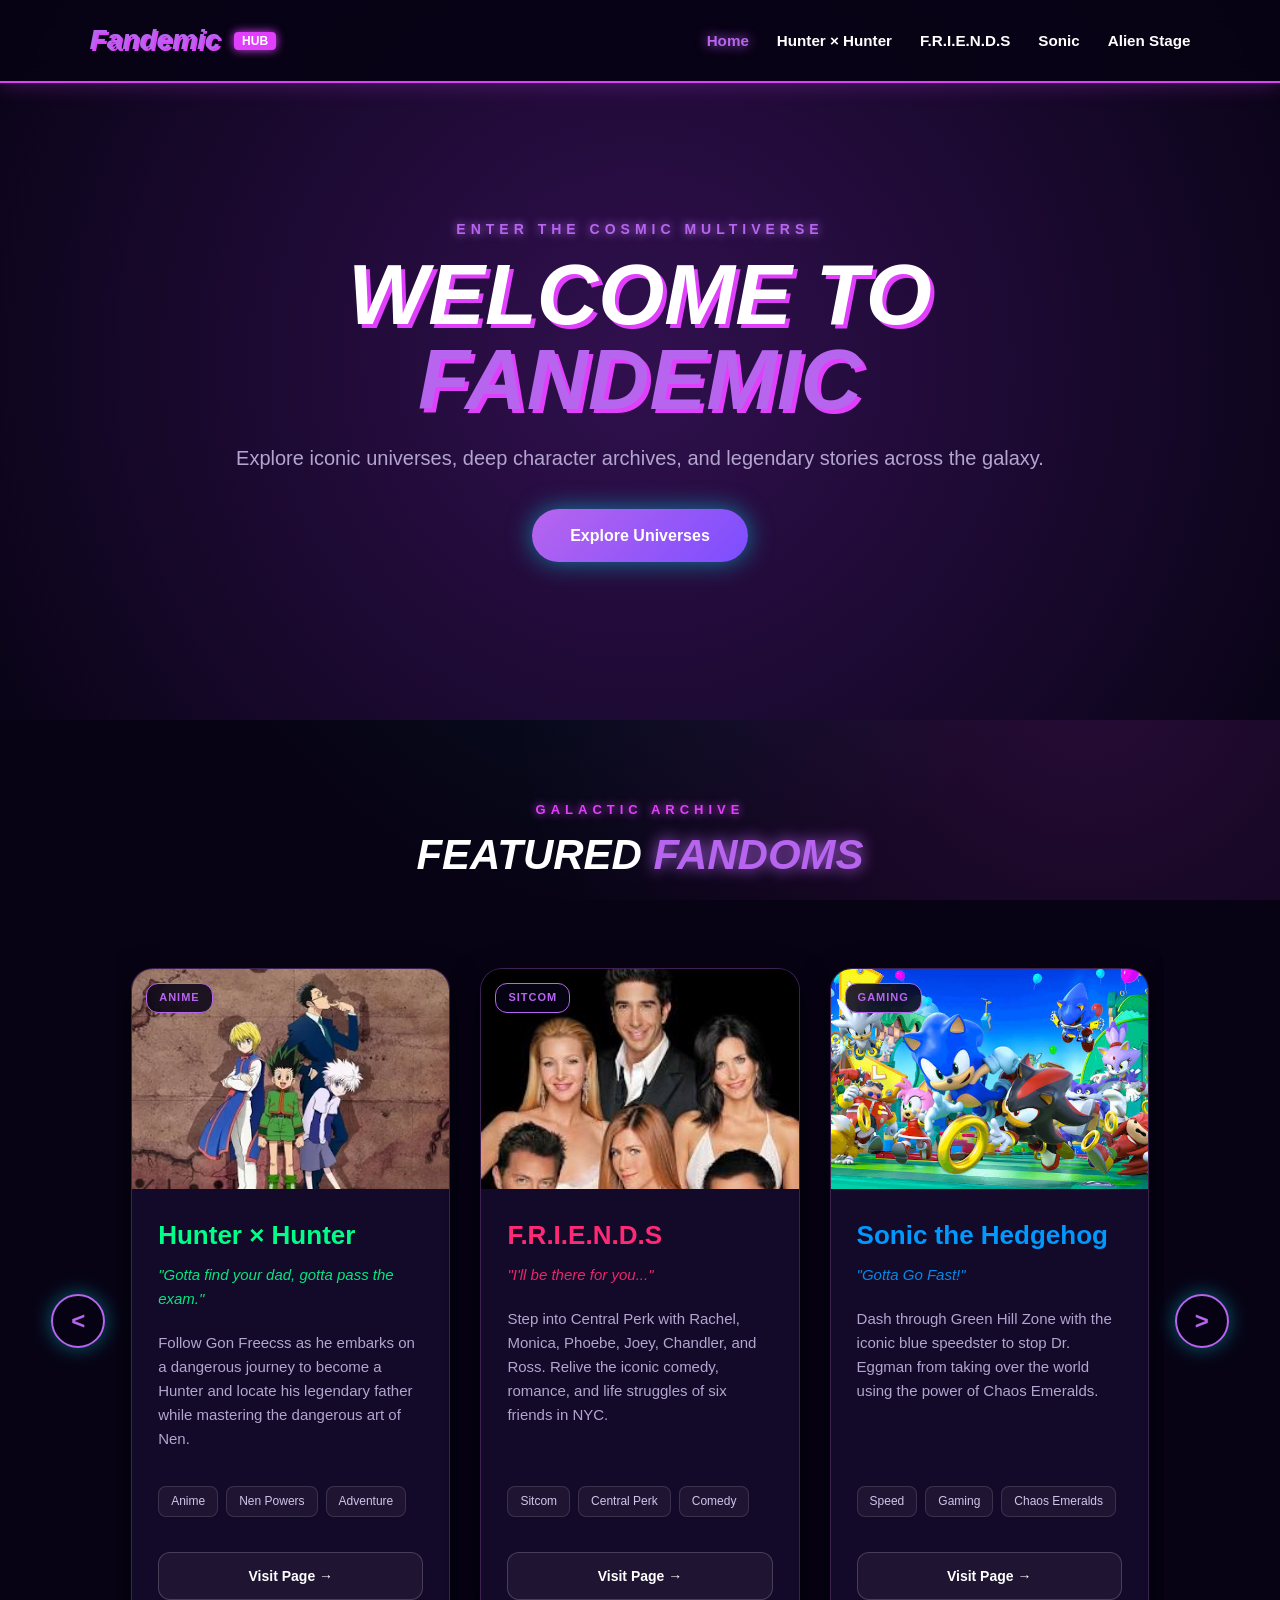
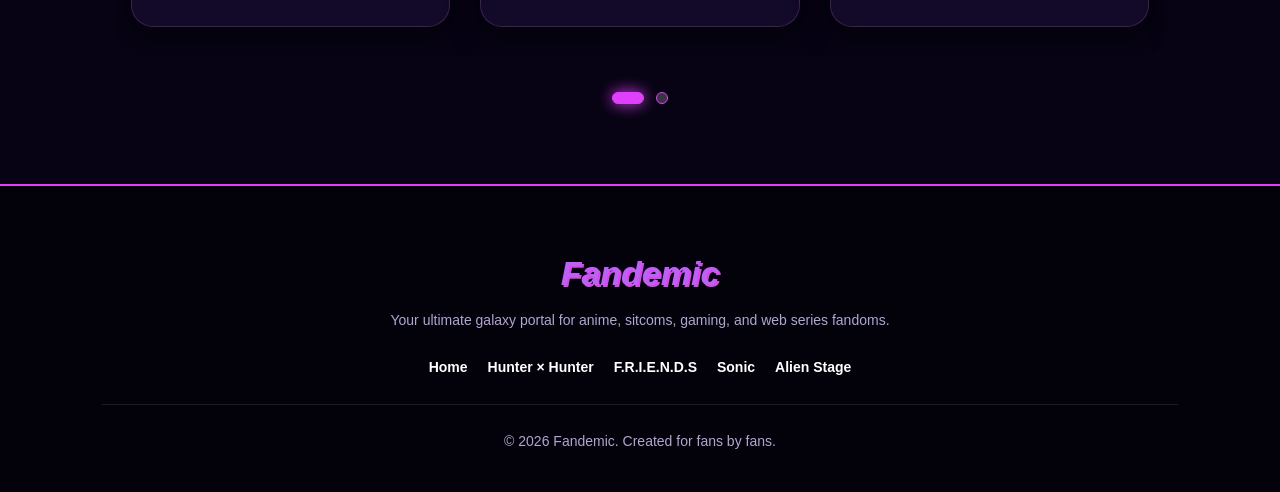
<file: index.html>
<!DOCTYPE html>
<html lang="en">
<head>
  <meta charset="UTF-8">
  <meta name="viewport" content="width=device-width, initial-scale=1.0">
  <title>FANDEMIC | Galaxy Portal</title>
  <link rel="stylesheet" href="index.css">
</head>
<body>

  <!-- Navigation Bar -->
  <nav class="navbar">
    <div class="logo">
      <a href="index.html">Fandemic <span>HUB</span></a>
    </div>
    <ul class="nav-links">
      <li><a href="index.html" class="active">Home</a></li>
      <li><a href="hxh.html">Hunter × Hunter</a></li>
      <li><a href="friends.html">F.R.I.E.N.D.S</a></li>
      <li><a href="sonic.html">Sonic</a></li>
      <li><a href="alnst.html">Alien Stage</a></li>
    </ul>
  </nav>

  <!-- Hero Section -->
  <header class="hero">
    <div class="hero-overlay"></div>
    <div class="hero-content">
      <p class="hero-label">ENTER THE COSMIC MULTIVERSE</p>
      <h1>WELCOME TO <span>FANDEMIC</span></h1>
      <p class="hero-desc">Explore iconic universes, deep character archives, and legendary stories across the galaxy.</p>
      <div class="hero-buttons">
        <a href="#universes" class="btn primary">Explore Universes</a>
      </div>
    </div>
  </header>

  <!-- Main Content Area -->
  <main class="container" id="universes">

    <div class="section-heading">
      <p class="section-label">GALACTIC ARCHIVE</p>
      <h2>Featured <span>Fandoms</span></h2>
    </div>

    <!-- Fandom Carousel Container -->
    <div class="carousel-container" id="fandom-carousel">
      <button class="carousel-btn prev-btn" aria-label="Previous Fandom">&lt;</button>

      <div class="carousel-track-wrapper">
        <div class="carousel-track">

          <!-- Card 1: Hunter x Hunter -->
          <div class="carousel-slide">
            <section class="card-section hxh-theme">
              <div class="card-image-wrapper">
                <img src="featured-card-img/images.webp" alt="Hunter x Hunter">
                <span class="card-badge">ANIME</span>
              </div>
              <div class="card-body">
                <h2>Hunter × Hunter</h2>
                <p class="tagline">"Gotta find your dad, gotta pass the exam."</p>
                <p>Follow Gon Freecss as he embarks on a dangerous journey to become a Hunter and locate his legendary father while mastering the dangerous art of Nen.</p>
                <div class="tags">
                  <span>Anime</span>
                  <span>Nen Powers</span>
                  <span>Adventure</span>
                </div>
                <div class="card-footer">
                  <a href="hxh.html" class="btn card-btn">Visit Page &rarr;</a>
                </div>
              </div>
            </section>
          </div>

          <!-- Card 2: F.R.I.E.N.D.S -->
          <div class="carousel-slide">
            <section class="card-section friends-theme">
              <div class="card-image-wrapper">
                <img src="featured-card-img/friends.png" alt="F.R.I.E.N.D.S">
                <span class="card-badge">SITCOM</span>
              </div>
              <div class="card-body">
                <h2>F.R.I.E.N.D.S</h2>
                <p class="tagline">"I'll be there for you..."</p>
                <p>Step into Central Perk with Rachel, Monica, Phoebe, Joey, Chandler, and Ross. Relive the iconic comedy, romance, and life struggles of six friends in NYC.</p>
                <div class="tags">
                  <span>Sitcom</span>
                  <span>Central Perk</span>
                  <span>Comedy</span>
                </div>
                <div class="card-footer">
                  <a href="friends.html" class="btn card-btn">Visit Page &rarr;</a>
                </div>
              </div>
            </section>
          </div>

          <!-- Card 3: Sonic -->
          <div class="carousel-slide">
            <section class="card-section sonic-theme">
              <div class="card-image-wrapper">
                <img src="featured-card-img/sonic.png" alt="Sonic the Hedgehog">
                <span class="card-badge">GAMING</span>
              </div>
              <div class="card-body">
                <h2>Sonic the Hedgehog</h2>
                <p class="tagline">"Gotta Go Fast!"</p>
                <p>Dash through Green Hill Zone with the iconic blue speedster to stop Dr. Eggman from taking over the world using the power of Chaos Emeralds.</p>
                <div class="tags">
                  <span>Speed</span>
                  <span>Gaming</span>
                  <span>Chaos Emeralds</span>
                </div>
                <div class="card-footer">
                  <a href="sonic.html" class="btn card-btn">Visit Page &rarr;</a>
                </div>
              </div>
            </section>
          </div>

          <!-- Card 4: Alien Stage -->
          <div class="carousel-slide">
            <section class="card-section alnst-theme">
              <div class="card-image-wrapper">
                <img src="featured-card-img/alnst.png" alt="Alien Stage">
                <span class="card-badge">SERIES</span>
              </div>
              <div class="card-body">
                <h2>Alien Stage</h2>
                <p class="tagline">"Sing to survive in a dystopian stage created by alien overlords."</p>
                <p>Human pets forced into deadly vocal tournaments for alien patrons. Witness heartbreak, rebellion, and sacrifice inside Anakt Garden.</p>
                <div class="tags">
                  <span>Indie Music</span>
                  <span>Dystopian</span>
                  <span>Web Series</span>
                </div>
                <div class="card-footer">
                  <a href="alnst.html" class="btn card-btn">Visit Page &rarr;</a>
                </div>
              </div>
            </section>
          </div>

        </div>
      </div>

      <button class="carousel-btn next-btn" aria-label="Next Fandom">&gt;</button>

      <div class="carousel-dots"></div>
    </div>

  </main>

  <!-- Footer -->
  <footer>
    <div class="footer-content">
      <div class="footer-logo">Fandemic</div>
      <p>Your ultimate galaxy portal for anime, sitcoms, gaming, and web series fandoms.</p>

      <div class="footer-links">
        <a href="index.html">Home</a>
        <a href="hxh.html">Hunter × Hunter</a>
        <a href="friends.html">F.R.I.E.N.D.S</a>
        <a href="sonic.html">Sonic</a>
        <a href="alnst.html">Alien Stage</a>
      </div>

      <div class="footer-line"></div>

      <p class="copyright">&copy; 2026 Fandemic. Created for fans by fans.</p>
    </div>
  </footer>

  <!-- Main JavaScript Connection -->
  <script src="script.js"></script>

</body>
</html>
</file>
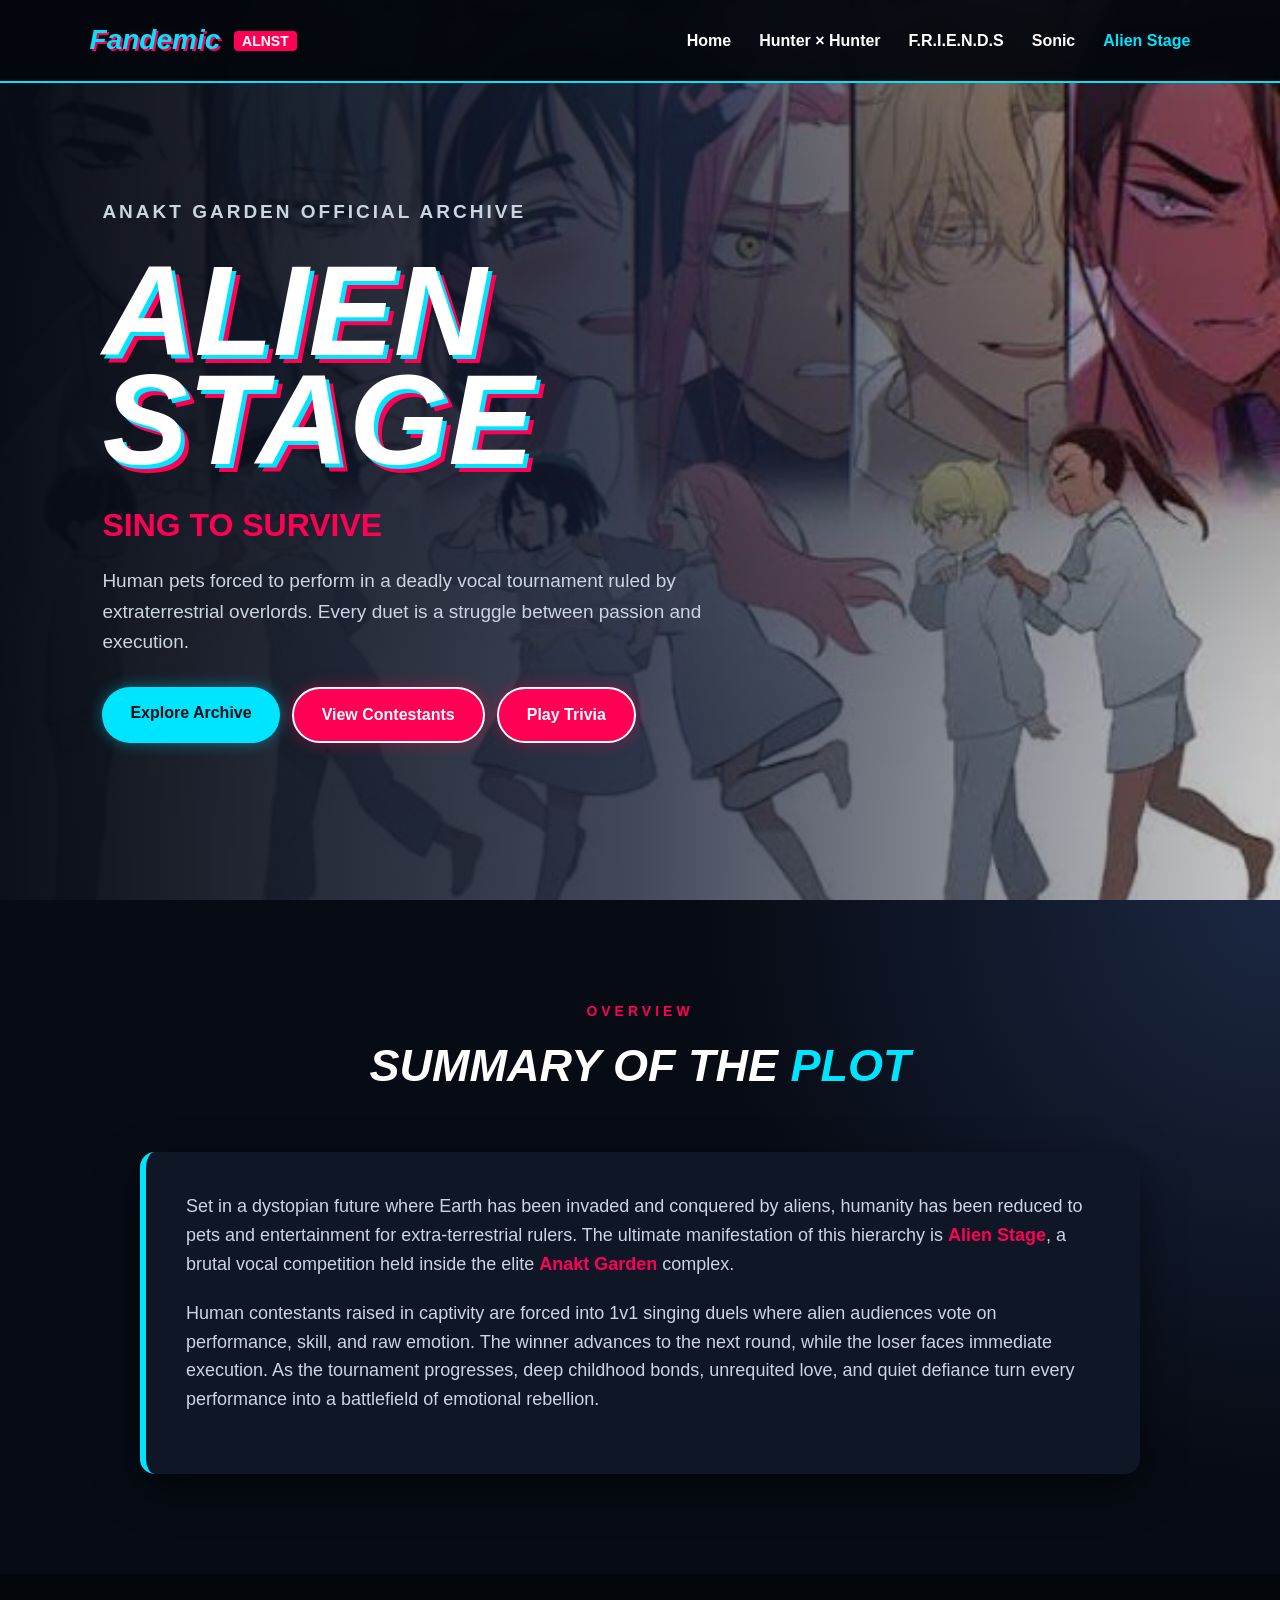
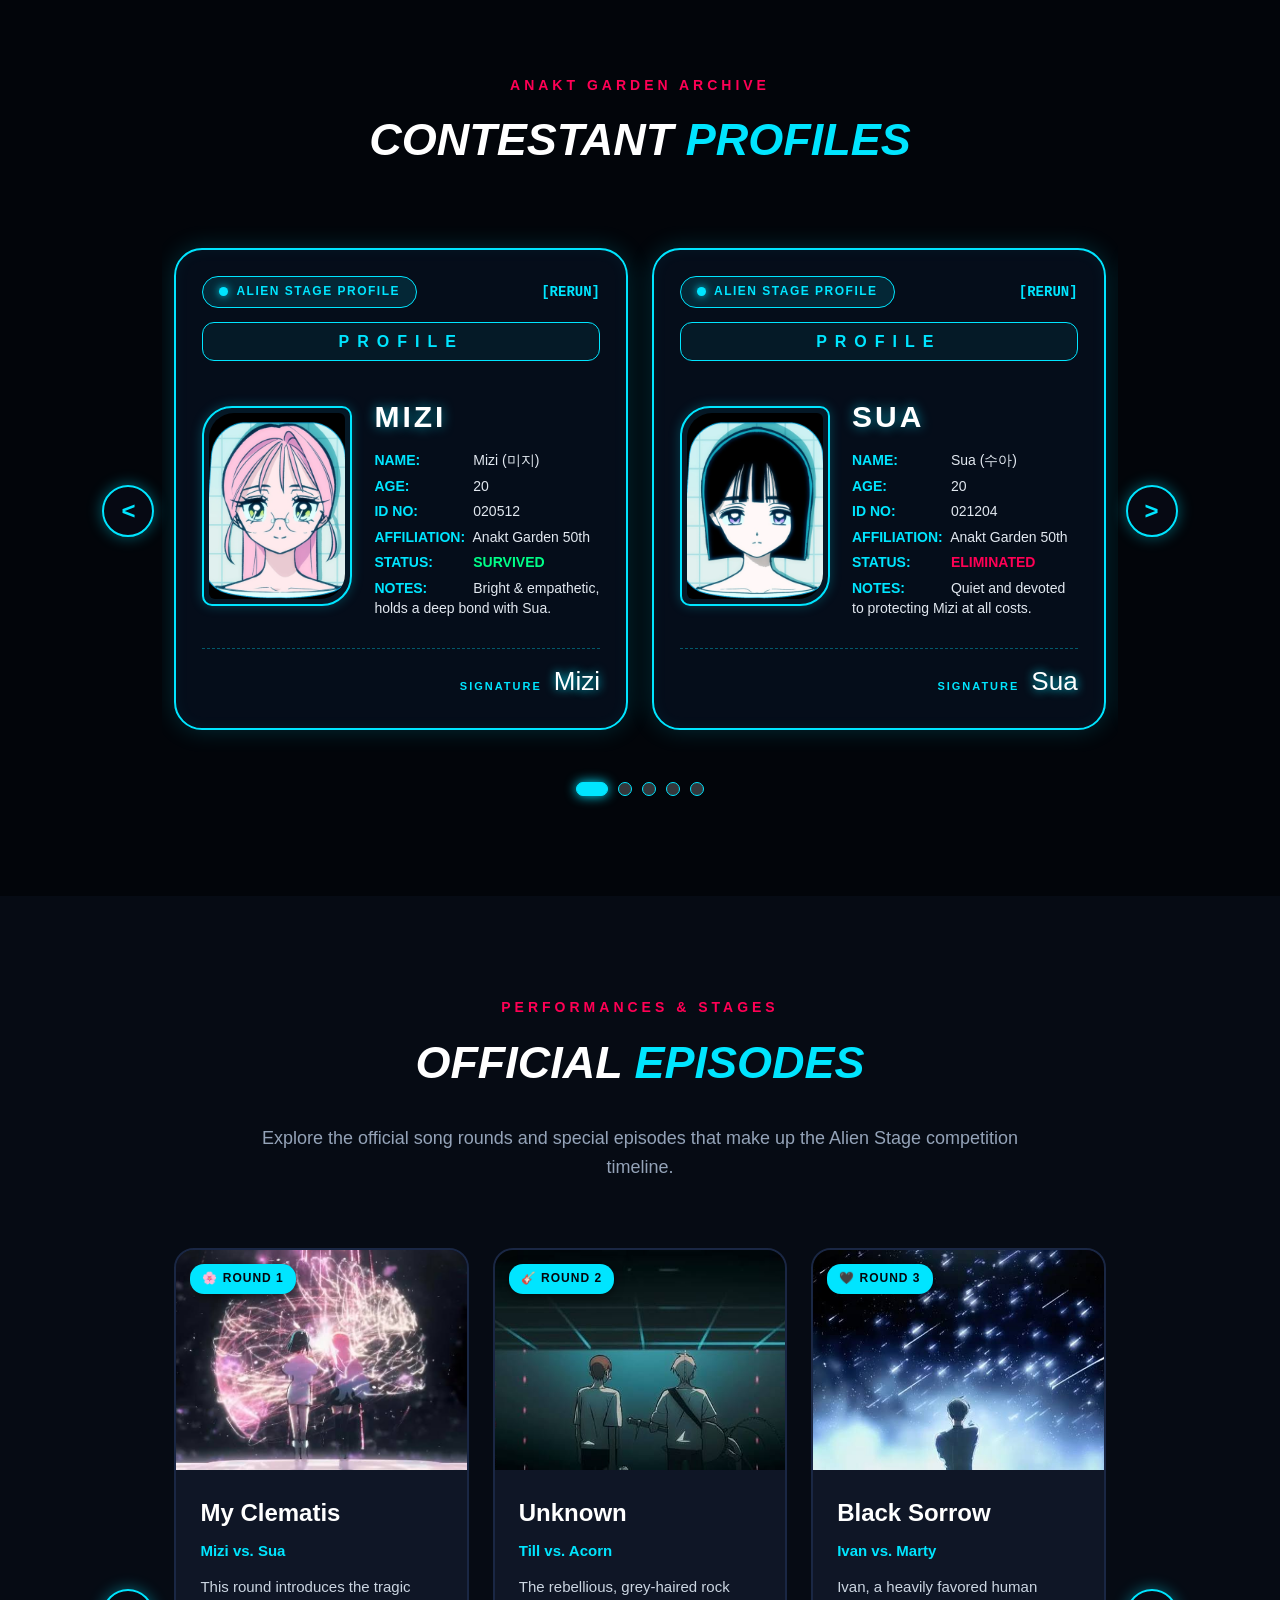
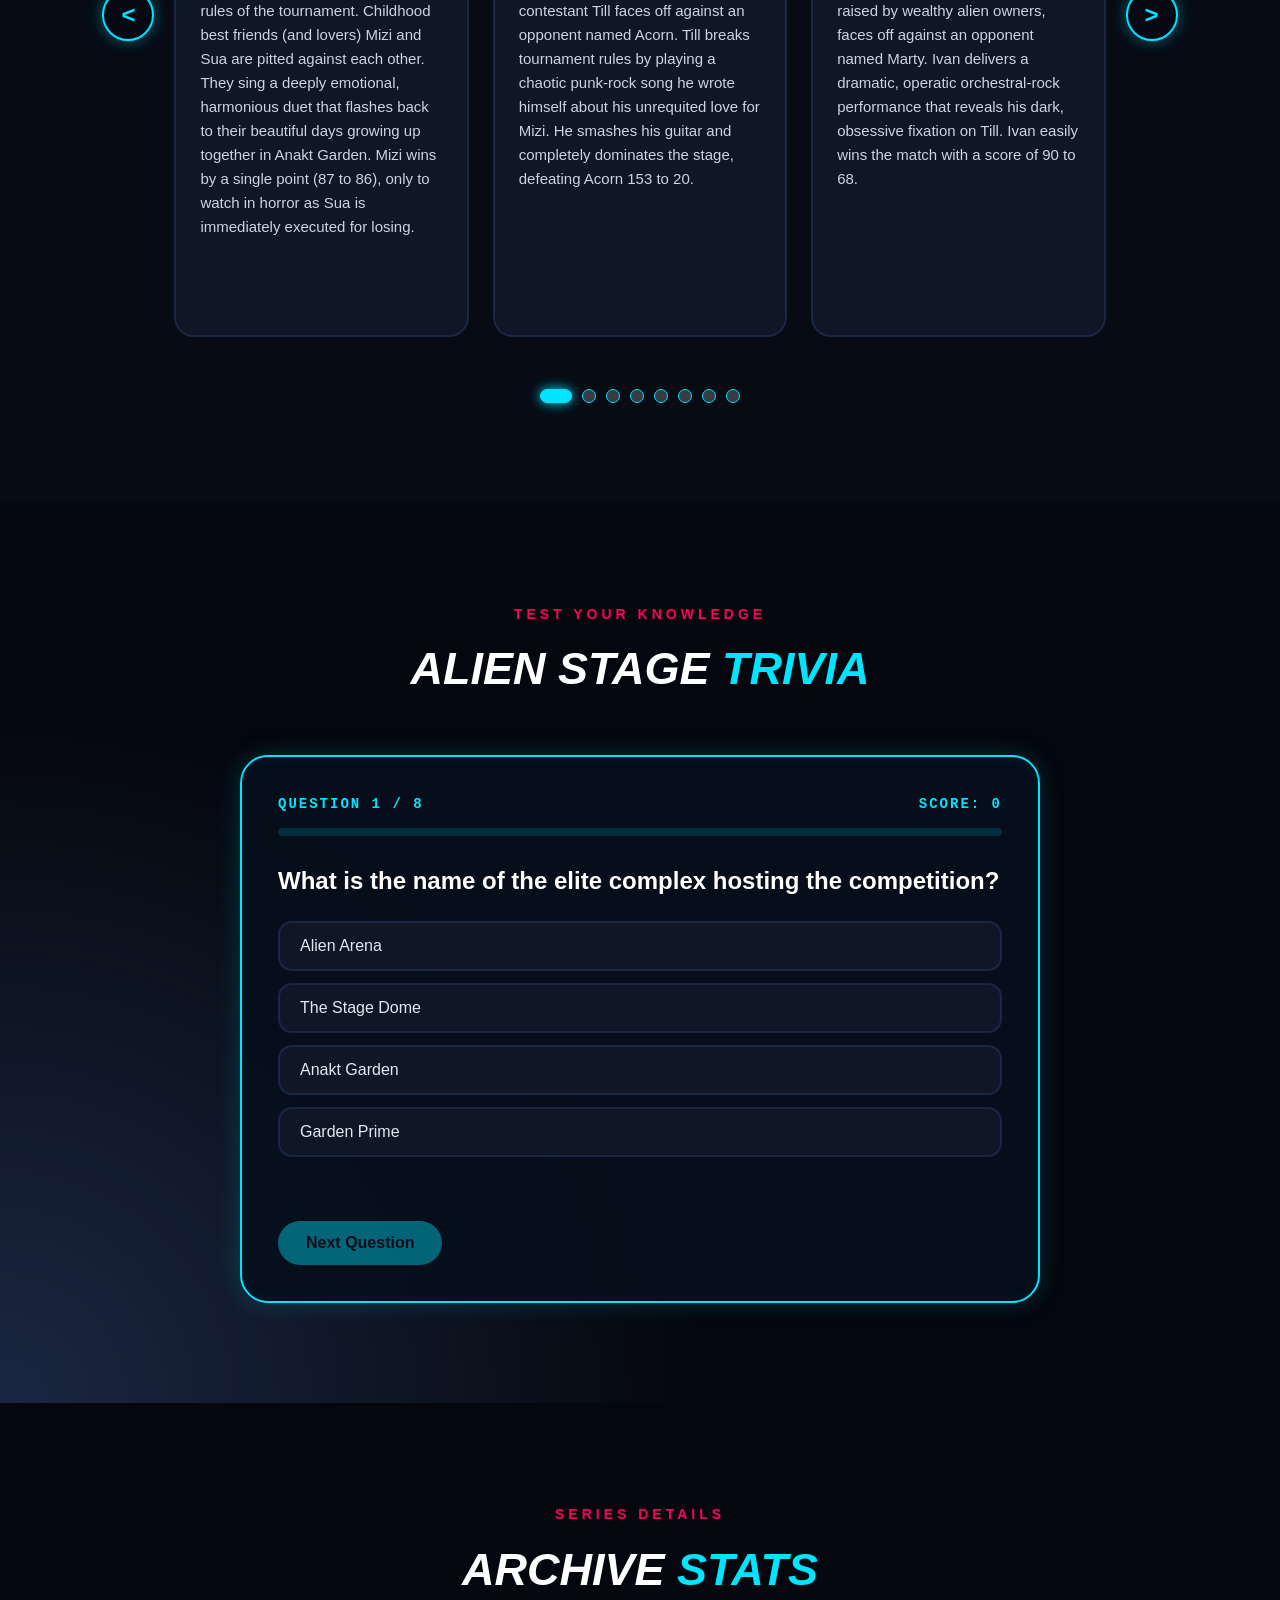
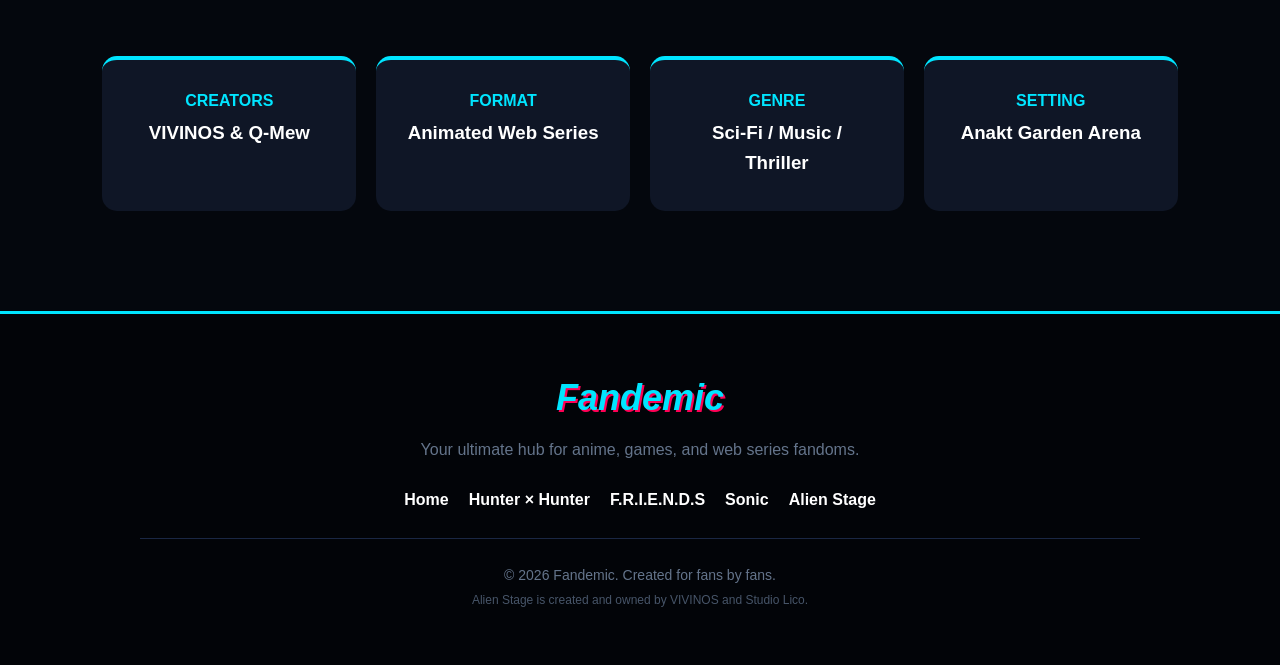
<file: alnst.html>
<!DOCTYPE html>
<html lang="en">
<head>
  <meta charset="UTF-8">
  <meta name="viewport" content="width=device-width, initial-scale=1.0">
  <title>Alien Stage | Fandemic</title>
  <!-- Dedicated Alien Stage CSS -->
  <link rel="stylesheet" href="alnst.css">
</head>
<body>

  <!-- Navigation Bar -->
  <nav class="navbar">
    <div class="logo">
      <a href="index.html">Fandemic <span>ALNST</span></a>
    </div>
    <ul class="nav-links">
      <li><a href="index.html">Home</a></li>
      <li><a href="hxh.html">Hunter × Hunter</a></li>
      <li><a href="friends.html">F.R.I.E.N.D.S</a></li>
      <li><a href="sonic.html">Sonic</a></li>
      <li><a href="alnst.html" class="active">Alien Stage</a></li>
    </ul>
  </nav>

  <!-- Hero Section -->
  <header class="hero">
    <div class="hero-content">
      <p class="hero-label">ANAKT GARDEN OFFICIAL ARCHIVE</p>
      <h1>ALIEN STAGE</h1>
      <h2>SING TO SURVIVE</h2>
      <p>Human pets forced to perform in a deadly vocal tournament ruled by extraterrestrial overlords. Every duet is a struggle between passion and execution.</p>
      <div class="hero-buttons">
        <a href="#summary" class="btn">Explore Archive</a>
        <a href="#characters" class="btn secondary">View Contestants</a>
        <a href="#trivia" class="btn secondary">Play Trivia</a>
      </div>
    </div>
  </header>

  <!-- Plot Summary Section -->
  <section id="summary" class="section plot-section">
    <div class="section-heading">
      <p class="section-label">OVERVIEW</p>
      <h2>Summary of the <span>Plot</span></h2>
    </div>
    <div class="plot-container">
      <p>Set in a dystopian future where Earth has been invaded and conquered by aliens, humanity has been reduced to pets and entertainment for extra-terrestrial rulers. The ultimate manifestation of this hierarchy is <strong>Alien Stage</strong>, a brutal vocal competition held inside the elite <strong>Anakt Garden</strong> complex.</p>
      <p>Human contestants raised in captivity are forced into 1v1 singing duels where alien audiences vote on performance, skill, and raw emotion. The winner advances to the next round, while the loser faces immediate execution. As the tournament progresses, deep childhood bonds, unrequited love, and quiet defiance turn every performance into a battlefield of emotional rebellion.</p>
    </div>
  </section>

  <!-- Main Characters Carousel Section -->
  <section id="characters" class="section characters-section">
    <div class="section-heading">
      <p class="section-label">ANAKT GARDEN ARCHIVE</p>
      <h2>Contestant <span>Profiles</span></h2>
    </div>

    <div class="carousel-container" id="character-carousel" tabindex="0">
      <button class="carousel-btn prev-btn" aria-label="Previous Character">&lt;</button>

      <div class="carousel-track-wrapper">
        <div class="carousel-track" aria-live="polite">

          <!-- Mizi -->
          <article class="carousel-slide">
            <div class="hud-profile-card">
              <div class="hud-header">
                <div class="hud-pill">
                  <span class="hud-pill-dot"></span>
                  <span>ALIEN STAGE PROFILE</span>
                </div>
                <span class="hud-tag">[RERUN]</span>
              </div>
              <div class="hud-card-title">PROFILE</div>
              <div class="hud-body">
                <div class="hud-portrait-frame">
                  <div class="hud-portrait-inner">
                    <img src="alnst pictures/Mizi.webp" alt="Mizi">
                  </div>
                </div>
                <div class="hud-details">
                  <h3 class="hud-char-name">MIZI</h3>
                  <ul class="hud-stats">
                    <li><span class="stat-label">NAME:</span> <span class="stat-val">Mizi (미지)</span></li>
                    <li><span class="stat-label">AGE:</span> <span class="stat-val">20</span></li>
                    <li><span class="stat-label">ID NO:</span> <span class="stat-val">020512</span></li>
                    <li><span class="stat-label">AFFILIATION:</span> <span class="stat-val">Anakt Garden 50th</span></li>
                    <li><span class="stat-label">STATUS:</span> <span class="stat-val status-alive">SURVIVED</span></li>
                    <li><span class="stat-label">NOTES:</span> <span class="stat-val">Bright &amp; empathetic, holds a deep bond with Sua.</span></li>
                  </ul>
                </div>
              </div>
              <div class="hud-footer">
                <span class="hud-subtext">SIGNATURE</span>
                <div class="hud-signature">Mizi</div>
              </div>
            </div>
          </article>

          <!-- Sua -->
          <article class="carousel-slide">
            <div class="hud-profile-card">
              <div class="hud-header">
                <div class="hud-pill">
                  <span class="hud-pill-dot"></span>
                  <span>ALIEN STAGE PROFILE</span>
                </div>
                <span class="hud-tag">[RERUN]</span>
              </div>
              <div class="hud-card-title">PROFILE</div>
              <div class="hud-body">
                <div class="hud-portrait-frame">
                  <div class="hud-portrait-inner">
                    <img src="alnst pictures/Sua.webp" alt="Sua">
                  </div>
                </div>
                <div class="hud-details">
                  <h3 class="hud-char-name">SUA</h3>
                  <ul class="hud-stats">
                    <li><span class="stat-label">NAME:</span> <span class="stat-val">Sua (수아)</span></li>
                    <li><span class="stat-label">AGE:</span> <span class="stat-val">20</span></li>
                    <li><span class="stat-label">ID NO:</span> <span class="stat-val">021204</span></li>
                    <li><span class="stat-label">AFFILIATION:</span> <span class="stat-val">Anakt Garden 50th</span></li>
                    <li><span class="stat-label">STATUS:</span> <span class="stat-val status-dead">ELIMINATED</span></li>
                    <li><span class="stat-label">NOTES:</span> <span class="stat-val">Quiet and devoted to protecting Mizi at all costs.</span></li>
                  </ul>
                </div>
              </div>
              <div class="hud-footer">
                <span class="hud-subtext">SIGNATURE</span>
                <div class="hud-signature">Sua</div>
              </div>
            </div>
          </article>

          <!-- Till -->
          <article class="carousel-slide">
            <div class="hud-profile-card">
              <div class="hud-header">
                <div class="hud-pill">
                  <span class="hud-pill-dot"></span>
                  <span>ALIEN STAGE PROFILE</span>
                </div>
                <span class="hud-tag">[RERUN]</span>
              </div>
              <div class="hud-card-title">PROFILE</div>
              <div class="hud-body">
                <div class="hud-portrait-frame">
                  <div class="hud-portrait-inner">
                    <img src="alnst pictures/Till.webp" alt="Till">
                  </div>
                </div>
                <div class="hud-details">
                  <h3 class="hud-char-name">TILL</h3>
                  <ul class="hud-stats">
                    <li><span class="stat-label">NAME:</span> <span class="stat-val">Till (틸)</span></li>
                    <li><span class="stat-label">AGE:</span> <span class="stat-val">22</span></li>
                    <li><span class="stat-label">ID NO:</span> <span class="stat-val">010902</span></li>
                    <li><span class="stat-label">AFFILIATION:</span> <span class="stat-val">Anakt Garden 50th</span></li>
                    <li><span class="stat-label">STATUS:</span> <span class="stat-val status-alive">SURVIVED</span></li>
                    <li><span class="stat-label">NOTES:</span> <span class="stat-val">Rebellious rocker with aggressive vocals.</span></li>
                  </ul>
                </div>
              </div>
              <div class="hud-footer">
                <span class="hud-subtext">SIGNATURE</span>
                <div class="hud-signature">Till</div>
              </div>
            </div>
          </article>

          <!-- Ivan -->
          <article class="carousel-slide">
            <div class="hud-profile-card">
              <div class="hud-header">
                <div class="hud-pill">
                  <span class="hud-pill-dot"></span>
                  <span>ALIEN STAGE PROFILE</span>
                </div>
                <span class="hud-tag">[RERUN]</span>
              </div>
              <div class="hud-card-title">PROFILE</div>
              <div class="hud-body">
                <div class="hud-portrait-frame">
                  <div class="hud-portrait-inner">
                    <img src="alnst pictures/Ivan.png" alt="Ivan">
                  </div>
                </div>
                <div class="hud-details">
                  <h3 class="hud-char-name">IVAN</h3>
                  <ul class="hud-stats">
                    <li><span class="stat-label">NAME:</span> <span class="stat-val">Ivan (이반)</span></li>
                    <li><span class="stat-label">AGE:</span> <span class="stat-val">22</span></li>
                    <li><span class="stat-label">ID NO:</span> <span class="stat-val">010310</span></li>
                    <li><span class="stat-label">AFFILIATION:</span> <span class="stat-val">Anakt Garden 50th</span></li>
                    <li><span class="stat-label">STATUS:</span> <span class="stat-val status-dead">ELIMINATED</span></li>
                    <li><span class="stat-label">NOTES:</span> <span class="stat-val">Calculating &amp; charismatic. Deeply fixated on Till.</span></li>
                  </ul>
                </div>
              </div>
              <div class="hud-footer">
                <span class="hud-subtext">SIGNATURE</span>
                <div class="hud-signature">Ivan</div>
              </div>
            </div>
          </article>

          <!-- Luka -->
          <article class="carousel-slide">
            <div class="hud-profile-card">
              <div class="hud-header">
                <div class="hud-pill">
                  <span class="hud-pill-dot"></span>
                  <span>ALIEN STAGE PROFILE</span>
                </div>
                <span class="hud-tag">[RERUN]</span>
              </div>
              <div class="hud-card-title">PROFILE</div>
              <div class="hud-body">
                <div class="hud-portrait-frame">
                  <div class="hud-portrait-inner">
                    <img src="alnst pictures/Luka.webp" alt="Luka">
                  </div>
                </div>
                <div class="hud-details">
                  <h3 class="hud-char-name">LUKA</h3>
                  <ul class="hud-stats">
                    <li><span class="stat-label">NAME:</span> <span class="stat-val">Luka (루카)</span></li>
                    <li><span class="stat-label">AGE:</span> <span class="stat-val">25</span></li>
                    <li><span class="stat-label">ID NO:</span> <span class="stat-val">001128</span></li>
                    <li><span class="stat-label">AFFILIATION:</span> <span class="stat-val">Anakt Garden Champion</span></li>
                    <li><span class="stat-label">STATUS:</span> <span class="stat-val status-alive">ACTIVE</span></li>
                    <li><span class="stat-label">NOTES:</span> <span class="stat-val">Undefeated reigning top contestant of the stage.</span></li>
                  </ul>
                </div>
              </div>
              <div class="hud-footer">
                <span class="hud-subtext">SIGNATURE</span>
                <div class="hud-signature">Luka</div>
              </div>
            </div>
          </article>

          <!-- Hyuna -->
          <article class="carousel-slide">
            <div class="hud-profile-card">
              <div class="hud-header">
                <div class="hud-pill">
                  <span class="hud-pill-dot"></span>
                  <span>ALIEN STAGE PROFILE</span>
                </div>
                <span class="hud-tag">[RERUN]</span>
              </div>
              <div class="hud-card-title">PROFILE</div>
              <div class="hud-body">
                <div class="hud-portrait-frame">
                  <div class="hud-portrait-inner">
                    <img src="alnst pictures/Hyuna.webp" alt="Hyuna">
                  </div>
                </div>
                <div class="hud-details">
                  <h3 class="hud-char-name">HYUNA</h3>
                  <ul class="hud-stats">
                    <li><span class="stat-label">NAME:</span> <span class="stat-val">Hyuna (현아)</span></li>
                    <li><span class="stat-label">AGE:</span> <span class="stat-val">26</span></li>
                    <li><span class="stat-label">ID NO:</span> <span class="stat-val">990115</span></li>
                    <li><span class="stat-label">AFFILIATION:</span> <span class="stat-val">Rebel Resistance</span></li>
                    <li><span class="stat-label">STATUS:</span> <span class="stat-val status-alive">ESCAPED</span></li>
                    <li><span class="stat-label">NOTES:</span> <span class="stat-val">Former contestant who broke free and leads the rebels.</span></li>
                  </ul>
                </div>
              </div>
              <div class="hud-footer">
                <span class="hud-subtext">SIGNATURE</span>
                <div class="hud-signature">Hyuna</div>
              </div>
            </div>
          </article>

        </div>
      </div>

      <button class="carousel-btn next-btn" aria-label="Next Character">&gt;</button>

      <div class="carousel-dots"></div>
    </div>
  </section>

  <!-- Episodes / Rounds Carousel Section -->
  <section id="media" class="section media-section">
    <div class="section-heading">
      <p class="section-label">PERFORMANCES &amp; STAGES</p>
      <h2>Official <span>Episodes</span></h2>
    </div>
    <p class="media-description">Explore the official song rounds and special episodes that make up the Alien Stage competition timeline.</p>

    <div class="carousel-container" id="episode-carousel" tabindex="0">
      <button class="carousel-btn prev-btn" aria-label="Previous Episode">&lt;</button>

      <div class="carousel-track-wrapper">
        <div class="carousel-track" aria-live="polite">

          <!-- Episode 1 -->
          <div class="carousel-slide">
            <div class="episode-card">
              <div class="episode-image-wrapper">
                <img src="alnst pictures/round1.jfif" alt="Round 1 - My Clematis">
                <span class="episode-badge">🌸 ROUND 1</span>
              </div>
              <div class="episode-content">
                <h3>My Clematis</h3>
                <p class="episode-matchup">Mizi vs. Sua</p>
                <p class="episode-desc">This round introduces the tragic rules of the tournament. Childhood best friends (and lovers) Mizi and Sua are pitted against each other. They sing a deeply emotional, harmonious duet that flashes back to their beautiful days growing up together in Anakt Garden. Mizi wins by a single point (87 to 86), only to watch in horror as Sua is immediately executed for losing.</p>
              </div>
            </div>
          </div>

          <!-- Episode 2 -->
          <div class="carousel-slide">
            <div class="episode-card">
              <div class="episode-image-wrapper">
                <img src="alnst pictures/round2.jfif" alt="Round 2 - Unknown">
                <span class="episode-badge">🎸 ROUND 2</span>
              </div>
              <div class="episode-content">
                <h3>Unknown</h3>
                <p class="episode-matchup">Till vs. Acorn</p>
                <p class="episode-desc">The rebellious, grey-haired rock contestant Till faces off against an opponent named Acorn. Till breaks tournament rules by playing a chaotic punk-rock song he wrote himself about his unrequited love for Mizi. He smashes his guitar and completely dominates the stage, defeating Acorn 153 to 20.</p>
              </div>
            </div>
          </div>

          <!-- Episode 3 -->
          <div class="carousel-slide">
            <div class="episode-card">
              <div class="episode-image-wrapper">
                <img src="alnst pictures/round3.jfif" alt="Round 3 - Black Sorrow">
                <span class="episode-badge">🖤 ROUND 3</span>
              </div>
              <div class="episode-content">
                <h3>Black Sorrow</h3>
                <p class="episode-matchup">Ivan vs. Marty</p>
                <p class="episode-desc">Ivan, a heavily favored human raised by wealthy alien owners, faces off against an opponent named Marty. Ivan delivers a dramatic, operatic orchestral-rock performance that reveals his dark, obsessive fixation on Till. Ivan easily wins the match with a score of 90 to 68.</p>
              </div>
            </div>
          </div>

          <!-- Episode 4 -->
          <div class="carousel-slide">
            <div class="episode-card">
              <div class="episode-image-wrapper">
                <img src="alnst pictures/round4.jfif" alt="Round 4 - Luka vs. Durian">
                <span class="episode-badge">🩸 ROUND 4 (Off-Screen)</span>
              </div>
              <div class="episode-content">
                <h3>No Official Track Released</h3>
                <p class="episode-matchup">Luka vs. Durian</p>
                <p class="episode-desc">This round takes place entirely off-screen but is briefly depicted via flashbacks. The cold-blooded, elite champion Luka cleanly defeats his unnamed opponent, Durian, leaving him dead on a blood-stained stage and cementing Luka as the season's top favorite.</p>
              </div>
            </div>
          </div>

          <!-- Episode 5 -->
          <div class="carousel-slide">
            <div class="episode-card">
              <div class="episode-image-wrapper">
                <img src="alnst pictures/round5.jfif" alt="Round 5 - Ruler of my Heart">
                <span class="episode-badge">👑 ROUND 5</span>
              </div>
              <div class="episode-content">
                <h3>Ruler of my Heart</h3>
                <p class="episode-matchup">Mizi vs. Luka</p>
                <p class="episode-desc">Luka and a heavily traumatized Mizi. Luka maliciously mimics Sua's voice and gestures to emotionally break Mizi on stage. Driven to a blind rage, Mizi stops singing entirely to physically assault Luka. Before alien guards can execute her, the human resistance crashes the venue and rescues her.</p>
              </div>
            </div>
          </div>

          <!-- Episode 6 -->
          <div class="carousel-slide">
            <div class="episode-card">
              <div class="episode-image-wrapper">
                <img src="alnst pictures/round6.jfif" alt="Round 6 - Cure">
                <span class="episode-badge">💔 ROUND 6</span>
              </div>
              <div class="episode-content">
                <h3>Cure</h3>
                <p class="episode-matchup">Ivan vs. Till</p>
                <p class="episode-desc">Forced into a direct duel, childhood friends Ivan and Till face each other. Till, believing Mizi is dead, sings with a completely defeated, melancholic tone. Ivan performs a beautiful track about his unrequited love for Till. Realizing Till has given up and will be executed if he loses, Ivan drops his microphone, forces a kiss on Till, and strangles him. This intentionally triggers the stage's automated safety guards, who shoot and kill Ivan for violence, sacrificing himself so Till survives.</p>
              </div>
            </div>
          </div>

          <!-- Special Episode -->
          <div class="carousel-slide">
            <div class="episode-card special">
              <div class="episode-image-wrapper">
                <img src="alnst pictures/all-in.jfif" alt="Special - All-In">
                <span class="episode-badge special-badge">💥 Interlude: The Resistance</span>
              </div>
              <div class="episode-content">
                <h3>All-In</h3>
                <p class="episode-matchup">Hyuna &amp; Resistance</p>
                <p class="episode-desc">Moving away from the official stage brackets, this high-energy rock anthem follows Hyuna and the anti-Alien Stage human rebellion. It tracks Mizi recovering from her trauma and joining the rebel forces as they mount a heavy tactical assault on Anakt Garden to save remaining captives.</p>
              </div>
            </div>
          </div>

          <!-- Finale Episode -->
          <div class="carousel-slide">
            <div class="episode-card special">
              <div class="episode-image-wrapper">
                <img src="alnst pictures/finale.jfif" alt="Finale - Blink Gone">
                <span class="episode-badge">🏁 FINALE</span>
              </div>
              <div class="episode-content">
                <h3>Blink Gone</h3>
                <p class="episode-matchup">Till vs. Luka</p>
                <p class="episode-desc">The grand finale of the 50th season between Till and Luka. Weaponizing Till's trauma, Luka mimics the imagery of Ivan choking him to psychologically torture Till mid-performance. The pressure drives Till into a severe panic attack and deep hallucinations, causing him to break down and stop singing entirely. Luka wins the tournament, while Till suffers a brutal physical and mental collapse.</p>
              </div>
            </div>
          </div>

          <!-- Episode: Wiege -->
          <div class="carousel-slide">
            <div class="episode-card special">
              <div class="episode-image-wrapper">
                <img src="alnst pictures/wiege.jfif" alt="Episode - Wiege">
                <span class="episode-badge special-badge">🕊️ Epilogue Backstory</span>
              </div>
              <div class="episode-content">
                <h3>Wiege</h3>
                <p class="episode-matchup">Luka &amp; Hyuna Memory</p>
                <p class="episode-desc">Rather than a competitive duel, this haunting orchestral cinematic features Luka and Hyuna reminiscing. It explores their intertwined childhood history and past relationship long before the current tournament, shedding light on the tragic motivations that drive Luka's compliance and Hyuna's rebellion.</p>
              </div>
            </div>
          </div>

          <!-- Episode: Karma -->
          <div class="carousel-slide">
            <div class="episode-card special">
              <div class="episode-image-wrapper">
                <img src="alnst pictures/karma.jfif" alt="Episode - Karma">
                <span class="episode-badge special-badge">🪐 Season Finale</span>
              </div>
              <div class="episode-content">
                <h3>Karma</h3>
                <p class="episode-matchup">Mizi vs. Luka</p>
                <p class="episode-desc">The ultimate climax of the main storyline. Following the aftermath of the final round, Mizi confronts Luka on the collapsing stage. Drowning in immense survivor's guilt over losing Sua, Hyuna, and Till, Mizi violently attacks Luka and denounces the cycle of exploitation. She then shoots the alien host Isaac, takes control of his tablet, and forces a missile to target the stadium in a nihilistic bid to destroy the entire system once and for all.</p>
              </div>
            </div>
          </div>

        </div>
      </div>

      <button class="carousel-btn next-btn" aria-label="Next Episode">&gt;</button>

      <div class="carousel-dots"></div>
    </div>
  </section>

  <!-- Trivia Section -->
  <section id="trivia" class="section trivia-section">
    <div class="section-heading">
      <p class="section-label">TEST YOUR KNOWLEDGE</p>
      <h2>Alien Stage <span>Trivia</span></h2>
    </div>

    <div class="trivia-card" id="trivia-card">
      <!-- Quiz view -->
      <div id="trivia-quiz">
        <div class="trivia-top">
          <span id="trivia-progress">QUESTION 1 / 8</span>
          <span id="trivia-score">SCORE: 0</span>
        </div>
        <div class="trivia-bar"><div id="trivia-bar-fill"></div></div>

        <h3 id="trivia-question" class="trivia-question"></h3>
        <div id="trivia-options" class="trivia-options"></div>
        <p id="trivia-feedback" class="trivia-feedback" aria-live="polite"></p>

        <button class="btn trivia-next" id="trivia-next" disabled>Next Question</button>
      </div>

      <!-- Result view -->
      <div id="trivia-result" class="trivia-result" hidden>
        <p class="trivia-result-label">TRANSMISSION COMPLETE</p>
        <h3 id="trivia-result-score"></h3>
        <p id="trivia-result-msg"></p>
        <button class="btn secondary" id="trivia-restart">Reset?</button>
      </div>
    </div>
  </section>

  <!-- About / Series Info Section -->
  <section class="section about-section">
    <div class="section-heading">
      <p class="section-label">SERIES DETAILS</p>
      <h2>Archive <span>Stats</span></h2>
    </div>

    <div class="info-grid">
      <div class="info-box">
        <span>CREATORS</span>
        <h3>VIVINOS &amp; Q-Mew</h3>
      </div>
      <div class="info-box">
        <span>FORMAT</span>
        <h3>Animated Web Series</h3>
      </div>
      <div class="info-box">
        <span>GENRE</span>
        <h3>Sci-Fi / Music / Thriller</h3>
      </div>
      <div class="info-box">
        <span>SETTING</span>
        <h3>Anakt Garden Arena</h3>
      </div>
    </div>
  </section>

  <!-- Footer -->
  <footer>
    <div class="footer-content">
      <div class="footer-logo">Fandemic</div>
      <p>Your ultimate hub for anime, games, and web series fandoms.</p>

      <div class="footer-links">
        <a href="index.html">Home</a>
        <a href="hxh.html">Hunter × Hunter</a>
        <a href="friends.html">F.R.I.E.N.D.S</a>
        <a href="sonic.html">Sonic</a>
        <a href="alnst.html">Alien Stage</a>
      </div>

      <div class="footer-line"></div>

      <p class="copyright">&copy; 2026 Fandemic. Created for fans by fans.</p>
      <p class="disclaimer">Alien Stage is created and owned by VIVINOS and Studio Lico.</p>
    </div>
  </footer>

  <!-- Dedicated Alien Stage JS Script -->
  <script src="alnst.js"></script>

</body>
</html>
</file>
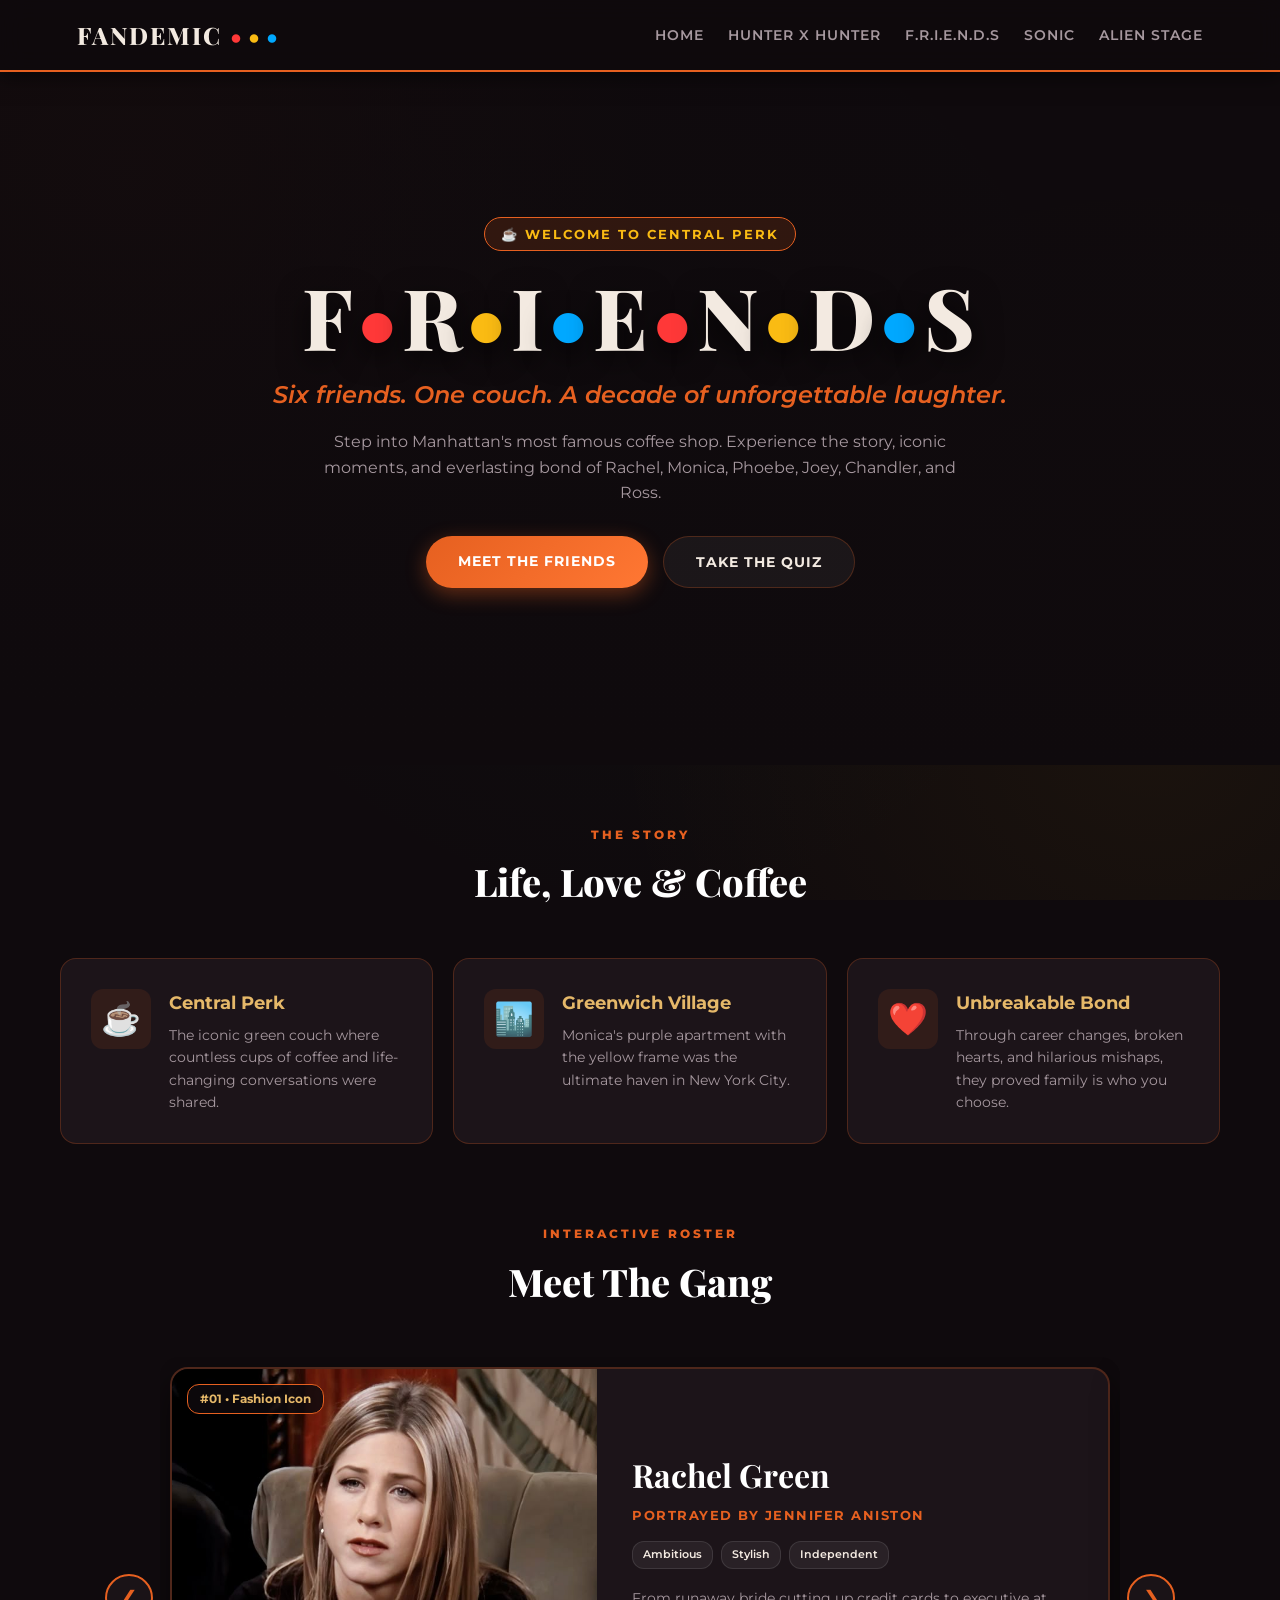
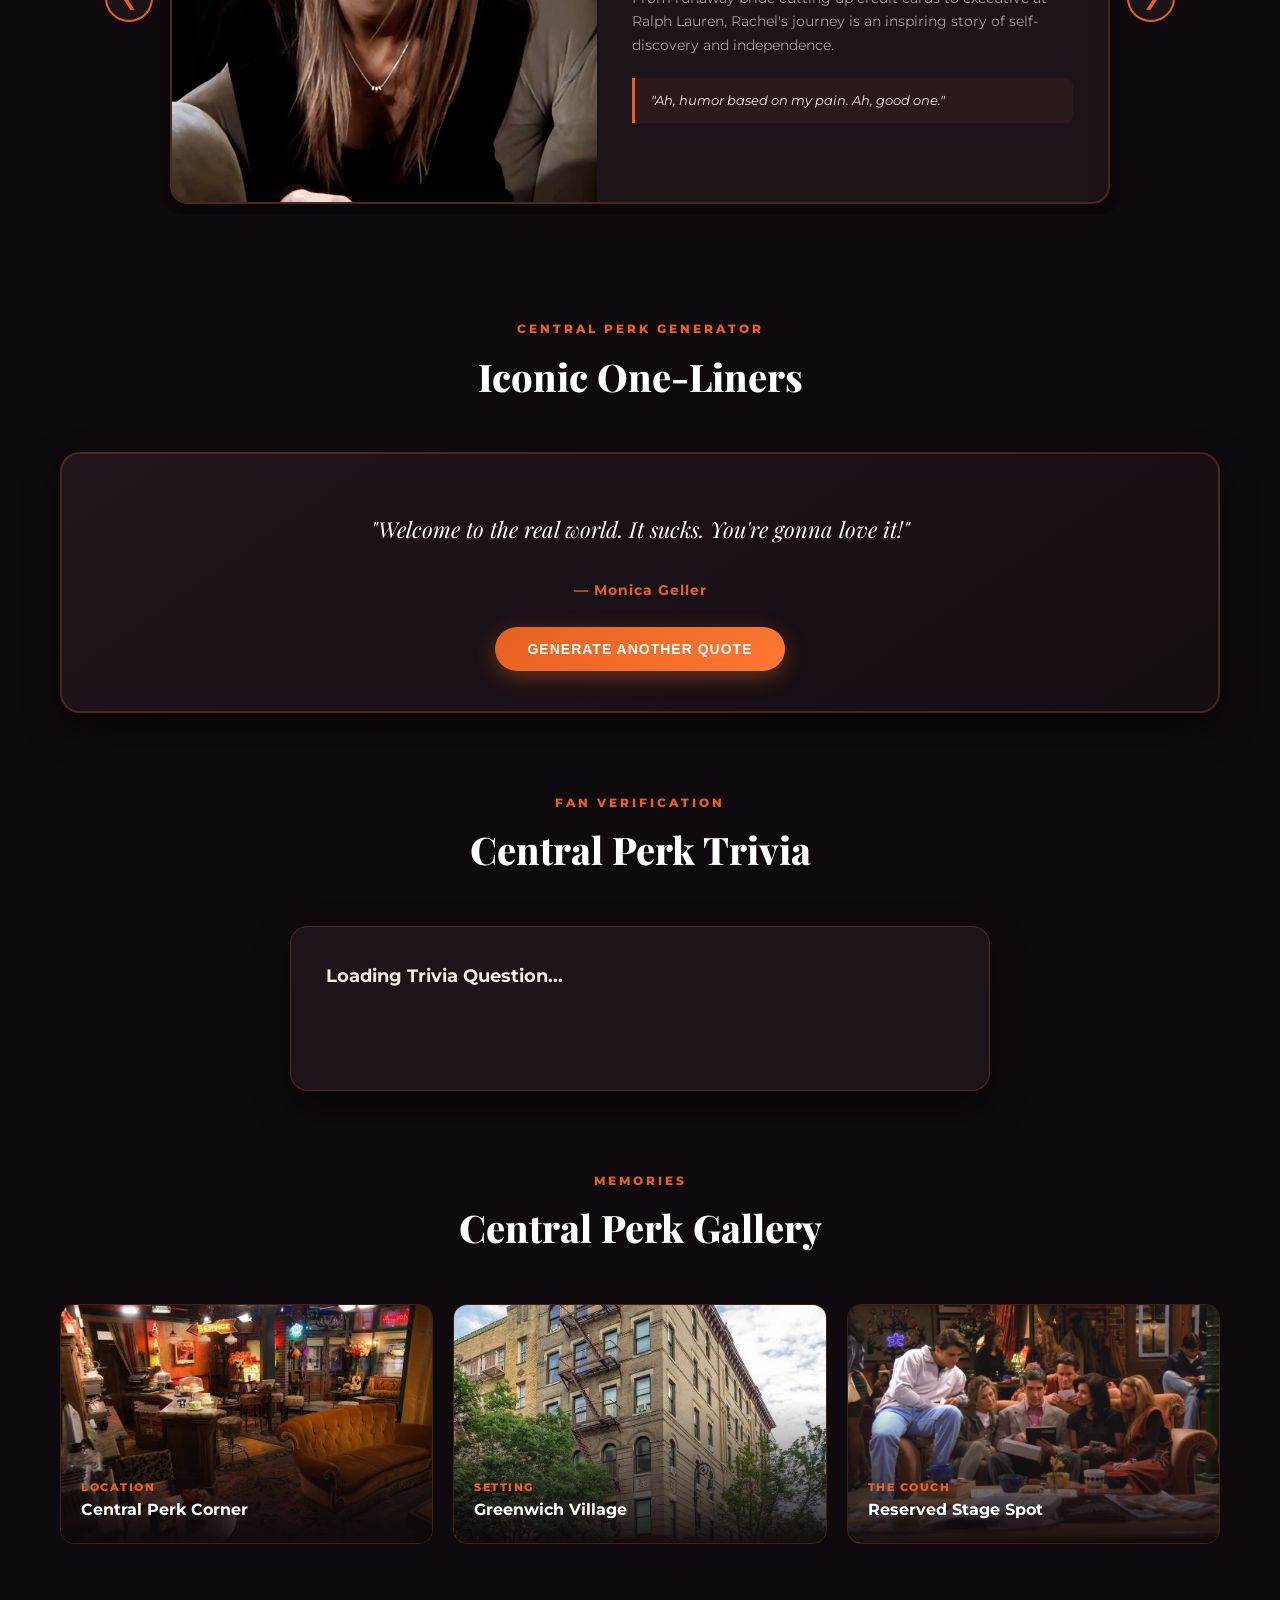
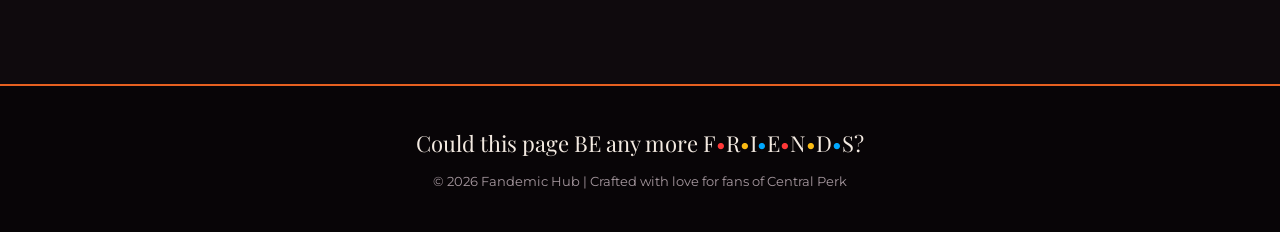
<file: friends.html>
<!DOCTYPE html>
<html lang="en">
<head>
  <meta charset="UTF-8">
  <meta name="viewport" content="width=device-width, initial-scale=1.0">
  <title>F.R.I.E.N.D.S | Central Perk Fan Haven</title>
  <!-- Google Fonts -->
  <link rel="preconnect" href="https://fonts.googleapis.com">
  <link rel="preconnect" href="https://fonts.gstatic.com" crossorigin>
  <link href="https://fonts.googleapis.com/css2?family=Montserrat:ital,wght@0,300;0,400;0,600;0,800;1,700;1,900&family=Playfair+Display:ital,wght@0,600;0,800;1,700&display=swap" rel="stylesheet">
  <!-- External CSS -->
  <link rel="stylesheet" href="friends.css">
</head>
<body>

  <!-- Navigation Bar -->
  <nav class="fr-nav">
    <a href="#hero" class="fr-logo">
      FANDEMIC <span class="fr-dots"><span class="fr-dot-red">•</span><span class="fr-dot-yellow">•</span><span class="fr-dot-blue">•</span></span>
    </a>
    <ul class="fr-nav-links">
      <li><a href="index.html" class="fr-nav-link">Home</a></li>
      <li><a href="hxh.html" class="fr-nav-link">Hunter x Hunter</a></li>
      <li><a href="friends.html" class="fr-nav-link">F.R.I.E.N.D.S</a></li>
      <li><a href="sonic.html" class="fr-nav-link">Sonic</a></li>
      <li><a href="alnst.html" class="fr-nav-link">Alien Stage</a></li>
    </ul>
  </nav>

  <!-- Hero Section -->
  <header id="hero" class="fr-hero">
    <div class="fr-hero-content">
      <span class="fr-badge">☕ Welcome to Central Perk</span>
      <h1 class="fr-hero-title">F<span class="fr-dot-red">•</span>R<span class="fr-dot-yellow">•</span>I<span class="fr-dot-blue">•</span>E<span class="fr-dot-red">•</span>N<span class="fr-dot-yellow">•</span>D<span class="fr-dot-blue">•</span>S</h1>
      <p class="fr-hero-subtitle">Six friends. One couch. A decade of unforgettable laughter.</p>
      <p class="fr-hero-desc">
        Step into Manhattan's most famous coffee shop. Experience the story, iconic moments, and everlasting bond of Rachel, Monica, Phoebe, Joey, Chandler, and Ross.
      </p>
      <div class="fr-btn-group">
        <a href="#characters" class="fr-btn fr-btn-primary">Meet The Friends</a>
        <a href="#trivia" class="fr-btn fr-btn-secondary">Take The Quiz</a>
      </div>
    </div>
  </header>

  <main class="fr-container">

    <!-- About / Quick Info -->
    <section id="about" class="fr-section">
      <div class="fr-section-header">
        <span class="fr-section-tag">The Story</span>
        <h2 class="fr-section-title">Life, Love & Coffee</h2>
      </div>
      <div class="fr-intro-grid">
        <div class="fr-intro-card">
          <div class="fr-intro-icon">☕</div>
          <div>
            <h3>Central Perk</h3>
            <p>The iconic green couch where countless cups of coffee and life-changing conversations were shared.</p>
          </div>
        </div>
        <div class="fr-intro-card">
          <div class="fr-intro-icon">🏙️</div>
          <div>
            <h3>Greenwich Village</h3>
            <p>Monica's purple apartment with the yellow frame was the ultimate haven in New York City.</p>
          </div>
        </div>
        <div class="fr-intro-card">
          <div class="fr-intro-icon">❤️</div>
          <div>
            <h3>Unbreakable Bond</h3>
            <p>Through career changes, broken hearts, and hilarious mishaps, they proved family is who you choose.</p>
          </div>
        </div>
      </div>
    </section>

    <!-- Character Carousel Section -->
    <section id="characters" class="fr-section">
      <div class="fr-section-header">
        <span class="fr-section-tag">Interactive Roster</span>
        <h2 class="fr-section-title">Meet The Gang</h2>
      </div>

      <div class="fr-carousel-wrapper">
        <button class="fr-carousel-btn fr-prev-btn" id="prevBtn" aria-label="Previous Slide">&#10094;</button>
        <button class="fr-carousel-btn fr-next-btn" id="nextBtn" aria-label="Next Slide">&#10095;</button>

        <div class="fr-carousel-container">
          <div class="fr-carousel-track" id="carouselTrack">

            <!-- Slide 1: Rachel -->
            <div class="fr-carousel-slide">
              <div class="fr-character-card">
                <div class="fr-char-media">
                  <span class="fr-char-badge">#01 • Fashion Icon</span>
                  <img src="friends photos/Rachel Green.jpg" alt="Rachel Green" class="fr-char-img">
                </div>
                <div class="fr-char-details">
                  <h3 class="fr-char-name">Rachel Green</h3>
                  <span class="fr-char-actor">Portrayed by Jennifer Aniston</span>
                  <div class="fr-char-traits">
                    <span class="fr-trait-tag">Ambitious</span>
                    <span class="fr-trait-tag">Stylish</span>
                    <span class="fr-trait-tag">Independent</span>
                  </div>
                  <p class="fr-char-bio">
                    From runaway bride cutting up credit cards to executive at Ralph Lauren, Rachel's journey is an inspiring story of self-discovery and independence.
                  </p>
                  <div class="fr-char-quote-box">
                    "Ah, humor based on my pain. Ah, good one."
                  </div>
                </div>
              </div>
            </div>

            <!-- Slide 2: Monica -->
            <div class="fr-carousel-slide">
              <div class="fr-character-card">
                <div class="fr-char-media">
                  <span class="fr-char-badge">#02 • Master Chef</span>
                  <img src="friends photos/Monica Geller.jpg" alt="Monica Geller" class="fr-char-img">
                </div>
                <div class="fr-char-details">
                  <h3 class="fr-char-name">Monica Geller</h3>
                  <span class="fr-char-actor">Portrayed by Courteney Cox</span>
                  <div class="fr-char-traits">
                    <span class="fr-trait-tag">Competitive</span>
                    <span class="fr-trait-tag">Organized</span>
                    <span class="fr-trait-tag">Nurturing</span>
                  </div>
                  <p class="fr-char-bio">
                    The glue that holds the group together. Monica is an exceptionally talented chef whose passion for perfection, cleanliness, and hosting keeps everyone fed and together.
                  </p>
                  <div class="fr-char-quote-box">
                    "I KNOW!"
                  </div>
                </div>
              </div>
            </div>

            <!-- Slide 3: Phoebe -->
            <div class="fr-carousel-slide">
              <div class="fr-character-card">
                <div class="fr-char-media">
                  <span class="fr-char-badge">#03 • Free Spirit</span>
                  <img src="friends photos/Phoebe Buffay.jpg" alt="Phoebe Buffay" class="fr-char-img">
                </div>
                <div class="fr-char-details">
                  <h3 class="fr-char-name">Phoebe Buffay</h3>
                  <span class="fr-char-actor">Portrayed by Lisa Kudrow</span>
                  <div class="fr-char-traits">
                    <span class="fr-trait-tag">Eccentric</span>
                    <span class="fr-trait-tag">Musician</span>
                    <span class="fr-trait-tag">Loyal</span>
                  </div>
                  <p class="fr-char-bio">
                    A quirkily optimistic musician and masseuse with a colorful past. Singer of "Smelly Cat", Phoebe brings uninhibited joy and eccentric logic to the gang.
                  </p>
                  <div class="fr-char-quote-box">
                    "They don't know that we know they know we know."
                  </div>
                </div>
              </div>
            </div>

            <!-- Slide 4: Joey -->
            <div class="fr-carousel-slide">
              <div class="fr-character-card">
                <div class="fr-char-media">
                  <span class="fr-char-badge">#04 • Actor</span>
                  <img src="friends photos/Joey Tribbiani.jpg" alt="Joey Tribbiani" class="fr-char-img">
                </div>
                <div class="fr-char-details">
                  <h3 class="fr-char-name">Joey Tribbiani</h3>
                  <span class="fr-char-actor">Portrayed by Matt LeBlanc</span>
                  <div class="fr-char-traits">
                    <span class="fr-trait-tag">Charismatic</span>
                    <span class="fr-trait-tag">Foodie</span>
                    <span class="fr-trait-tag">Big Heart</span>
                  </div>
                  <p class="fr-char-bio">
                    A good-natured actor best known for playing Dr. Drake Ramoray on Days of Our Lives. Joey loves food, women, and his friends above all else.
                  </p>
                  <div class="fr-char-quote-box">
                    "How you doin'?"
                  </div>
                </div>
              </div>
            </div>

            <!-- Slide 5: Chandler -->
            <div class="fr-carousel-slide">
              <div class="fr-character-card">
                <div class="fr-char-media">
                  <span class="fr-char-badge">#05 • Sarcasm King</span>
                  <img src="friends photos/Chandler Bing.jpg" alt="Chandler Bing" class="fr-char-img">
                </div>
                <div class="fr-char-details">
                  <h3 class="fr-char-name">Chandler Bing</h3>
                  <span class="fr-char-actor">Portrayed by Matthew Perry</span>
                  <div class="fr-char-traits">
                    <span class="fr-trait-tag">Sarcastic</span>
                    <span class="fr-trait-tag">Witty</span>
                    <span class="fr-trait-tag">Devoted</span>
                  </div>
                  <p class="fr-char-bio">
                    Master of defense mechanisms and quick wit. Chandler navigates career re-invention and commitment fears to become the ultimate loving partner to Monica.
                  </p>
                  <div class="fr-char-quote-box">
                    "Could this BE any more iconic?"
                  </div>
                </div>
              </div>
            </div>

            <!-- Slide 6: Ross -->
            <div class="fr-carousel-slide">
              <div class="fr-character-card">
                <div class="fr-char-media">
                  <span class="fr-char-badge">#06 • Paleontologist</span>
                  <img src="friends photos/Ross Geller.jpg" alt="Ross Geller" class="fr-char-img">
                </div>
                <div class="fr-char-details">
                  <h3 class="fr-char-name">Ross Geller</h3>
                  <span class="fr-char-actor">Portrayed by David Schwimmer</span>
                  <div class="fr-char-traits">
                    <span class="fr-trait-tag">Intellectual</span>
                    <span class="fr-trait-tag">Hopeless Romantic</span>
                    <span class="fr-trait-tag">Dinosaur Fan</span>
                  </div>
                  <p class="fr-char-bio">
                    Monica's older brother and a passionate paleontologist. Ross's turbulent romance with Rachel forms the emotional core of the series' overarching story.
                  </p>
                  <div class="fr-char-quote-box">
                    "WE WERE ON A BREAK!"
                  </div>
                </div>
              </div>
            </div>

          </div>
        </div>

        <div class="fr-dots-container" id="dotsContainer"></div>
      </div>
    </section>

    <!-- Quote Generator -->
    <section id="quotes" class="fr-section">
      <div class="fr-section-header">
        <span class="fr-section-tag">Central Perk Generator</span>
        <h2 class="fr-section-title">Iconic One-Liners</h2>
      </div>

      <div class="fr-quote-generator">
        <div class="fr-quote-text" id="quoteText">"Welcome to the real world. It sucks. You're gonna love it!"</div>
        <div class="fr-quote-author" id="quoteAuthor">— Monica Geller</div>
        <button class="fr-btn fr-btn-primary" id="quoteBtn">Generate Another Quote</button>
      </div>
    </section>

    <!-- Trivia Quiz -->
    <section id="trivia" class="fr-section">
      <div class="fr-section-header">
        <span class="fr-section-tag">Fan Verification</span>
        <h2 class="fr-section-title">Central Perk Trivia</h2>
      </div>

      <div class="fr-quiz-card">
        <div class="fr-quiz-question" id="quizQuestion">Loading Trivia Question...</div>
        <div class="fr-quiz-options" id="quizOptions"></div>
        <div class="fr-quiz-feedback" id="quizFeedback"></div>
        <button class="fr-btn fr-btn-secondary" id="nextQuizBtn" style="margin-top: 15px; display: none;">Next Question</button>
      </div>
    </section>

    <!-- Media Gallery -->
    <section id="gallery" class="fr-section">
      <div class="fr-section-header">
        <span class="fr-section-tag">Memories</span>
        <h2 class="fr-section-title">Central Perk Gallery</h2>
      </div>

      <div class="fr-media-grid">
        <div class="fr-media-card">
          <img src="friends photos/friends-centralperk.jfif" alt="Coffee Cup">
          <div class="fr-media-overlay">
            <span>Location</span>
            <h4>Central Perk Corner</h4>
          </div>
        </div>
        <div class="fr-media-card">
          <img src="friends photos/friends-apartment.jfif" alt="New York Apartment">
          <div class="fr-media-overlay">
            <span>Setting</span>
            <h4>Greenwich Village</h4>
          </div>
        </div>
        <div class="fr-media-card">
          <img src="friends photos/central perk.jpg" alt="Cafe Couch">
          <div class="fr-media-overlay">
            <span>The Couch</span>
            <h4>Reserved Stage Spot</h4>
          </div>
        </div>
      </div>
    </section>

  </main>

  <footer class="fr-footer">
    <div class="fr-footer-logo">
     Could this page BE any more F<span class="fr-dot-red">•</span>R<span class="fr-dot-yellow">•</span>I<span class="fr-dot-blue">•</span>E<span class="fr-dot-red">•</span>N<span class="fr-dot-yellow">•</span>D<span class="fr-dot-blue">•</span>S?
    </div>
    <p class="fr-footer-text">&copy; 2026 Fandemic Hub | Crafted with love for fans of Central Perk</p>
  </footer>

  <!-- External JS -->
  <script src="friends.js"></script>
</body>
</html>
</file>
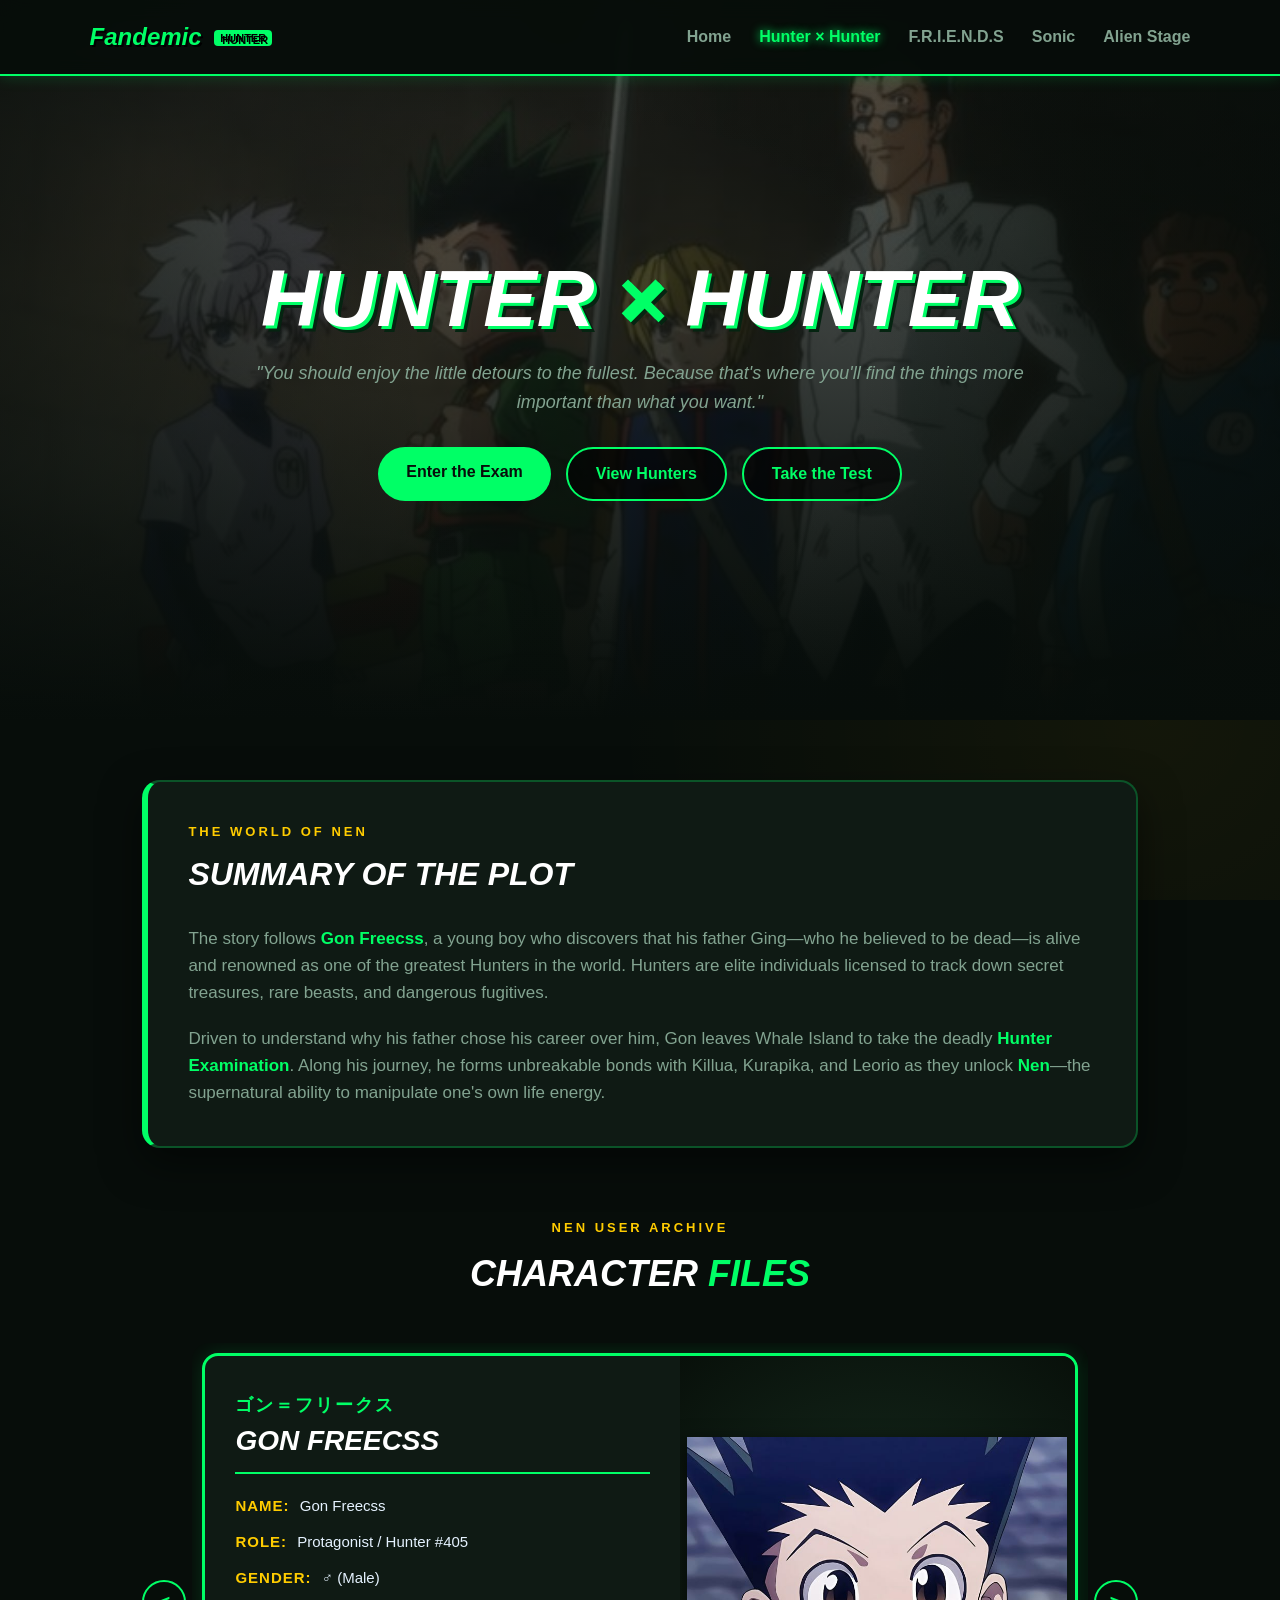
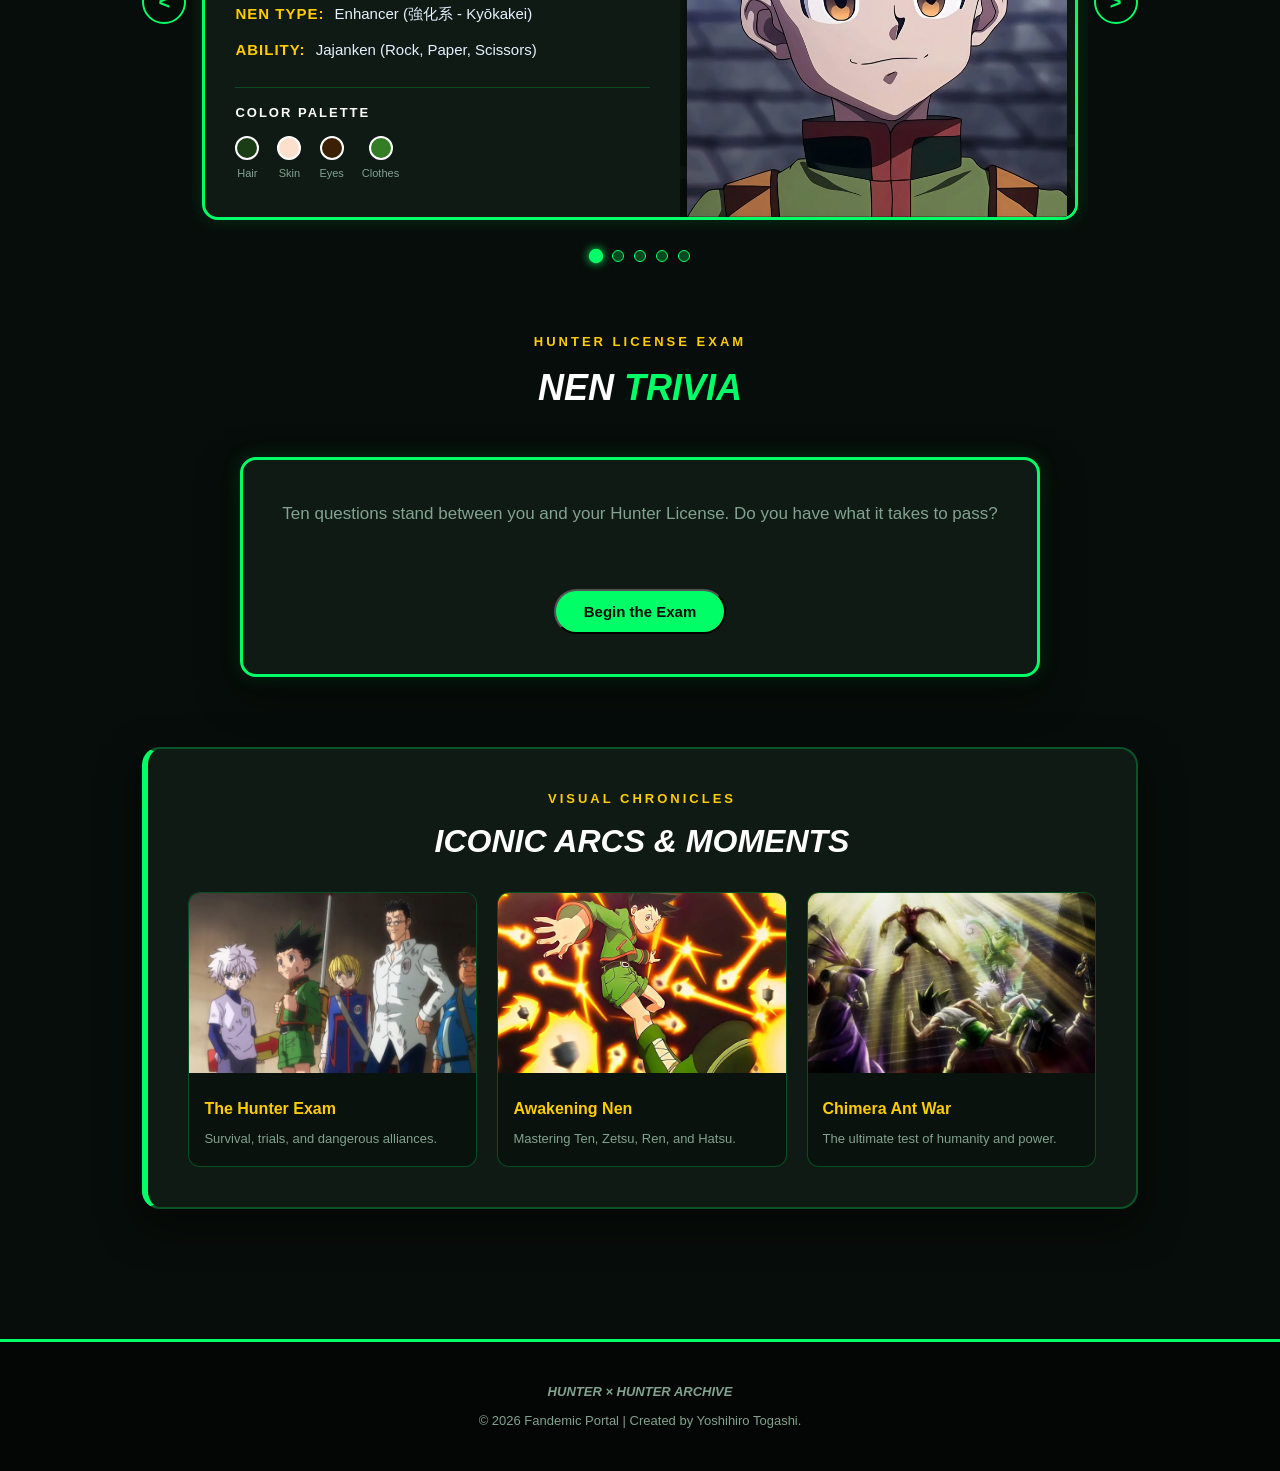
<file: hxh.html>
<!DOCTYPE html>
<html lang="en">

<head>
  <meta charset="UTF-8">
  <meta name="viewport" content="width=device-width, initial-scale=1.0">
  <title>Hunter × Hunter | Fandemic Universe</title>
  <link rel="stylesheet" href="hxh.css">
</head>

<body class="hxh-page">

  <!-- Navigation Bar -->
  <nav class="hxh-nav">
    <div class="hxh-logo">
      <a href="index.html">Fandemic <span class="hxh-badge-tag">HUNTER</span></a>
    </div>
    <ul class="hxh-nav-links">
      <li><a href="index.html">Home</a></li>
      <li><a href="hxh.html" class="active">Hunter × Hunter</a></li>
      <li><a href="friends.html">F.R.I.E.N.D.S</a></li>
      <li><a href="sonic.html">Sonic</a></li>
      <li><a href="alnst.html">Alien Stage</a></li>
    </ul>
  </nav>

  <!-- Anime-Inspired Hero Section -->
  <header class="hxh-hero">
    <div class="hxh-hero-overlay"></div>
    <div class="hxh-hero-inner">
      <h1>HUNTER <span class="hxh-x">×</span> HUNTER</h1>
      <p class="hxh-hero-sub">"You should enjoy the little detours to the fullest. Because that's where you'll find the
        things more important than what you want."</p>
      <div class="hxh-hero-actions">
        <a href="#summary" class="hxh-btn primary">Enter the Exam</a>
        <a href="#characters" class="hxh-btn secondary">View Hunters</a>
        <a href="#trivia" class="hxh-btn secondary">Take the Test</a>
      </div>
    </div>
  </header>

  <main class="hxh-container">

    <!-- Summary Section -->
    <section id="summary" class="hxh-card">
      <div class="hxh-card-header">
        <p class="hxh-section-label">THE WORLD OF NEN</p>
        <h2>SUMMARY OF THE PLOT</h2>
      </div>
      <div class="hxh-card-body">
        <p>The story follows <strong>Gon Freecss</strong>, a young boy who discovers that his father Ging—who he
          believed to be dead—is alive and renowned as one of the greatest Hunters in the world. Hunters are elite
          individuals licensed to track down secret treasures, rare beasts, and dangerous fugitives.</p>
        <p>Driven to understand why his father chose his career over him, Gon leaves Whale Island to take the deadly
          <strong>Hunter Examination</strong>. Along his journey, he forms unbreakable bonds with Killua, Kurapika, and
          Leorio as they unlock <strong>Nen</strong>—the supernatural ability to manipulate one's own life energy.
        </p>
      </div>
    </section>

    <!-- Main Characters Data Sheet Carousel Section -->
    <section id="characters" class="hxh-section">
      <div class="hxh-section-heading">
        <p class="hxh-section-label">NEN USER ARCHIVE</p>
        <h2>CHARACTER <span>FILES</span></h2>
      </div>

      <!-- Carousel Container Wrapper -->
      <div class="hxh-carousel-wrapper">

        <!-- Navigation Buttons -->
        <button class="hxh-carousel-btn prev-btn" id="prevBtn" aria-label="Previous Profile">&lt;</button>
        <button class="hxh-carousel-btn next-btn" id="nextBtn" aria-label="Next Profile">&gt;</button>

        <!-- Track Container -->
        <div class="hxh-carousel-track-container">
          <div class="hxh-carousel-track" id="carouselTrack">

            <!-- Card 1: Gon -->
            <div class="hxh-carousel-slide">
              <div class="hxh-profile-card">
                <div class="hxh-profile-details">
                  <div class="hxh-profile-title">
                    <span class="hxh-jp-title">ゴン＝フリークス</span>
                    <h3>GON FREECSS</h3>
                  </div>

                  <ul class="hxh-stats-list">
                    <li><span class="stat-label">NAME:</span> Gon Freecss</li>
                    <li><span class="stat-label">ROLE:</span> Protagonist / Hunter #405</li>
                    <li><span class="stat-label">GENDER:</span> ♂ (Male)</li>
                    <li><span class="stat-label">NEN TYPE:</span> Enhancer (強化系 - Kyōkakei)</li>
                    <li><span class="stat-label">ABILITY:</span> Jajanken (Rock, Paper, Scissors)</li>
                  </ul>

                  <div class="hxh-palette-container">
                    <div class="hxh-palette-title">COLOR PALETTE</div>
                    <div class="hxh-palette-swatches">
                      <div class="swatch-group">
                        <span class="swatch-color" style="background-color: #1a3d16;"></span>
                        <span class="swatch-name">Hair</span>
                      </div>
                      <div class="swatch-group">
                        <span class="swatch-color" style="background-color: #fce0cd;"></span>
                        <span class="swatch-name">Skin</span>
                      </div>
                      <div class="swatch-group">
                        <span class="swatch-color" style="background-color: #3b2005;"></span>
                        <span class="swatch-name">Eyes</span>
                      </div>
                      <div class="swatch-group">
                        <span class="swatch-color" style="background-color: #337d24;"></span>
                        <span class="swatch-name">Clothes</span>
                      </div>
                    </div>
                  </div>
                </div>

                <div class="hxh-profile-media">
                  <div class="hxh-bg-watermark">HUNTER</div>
                  <img src="hxh pictures/Gon.png" alt="Gon Freecss" class="hxh-character-portrait">
                </div>
              </div>
            </div>

            <!-- Card 2: Killua -->
            <div class="hxh-carousel-slide">
              <div class="hxh-profile-card">
                <div class="hxh-profile-details">
                  <div class="hxh-profile-title">
                    <span class="hxh-jp-title">キルア＝ゾルディック</span>
                    <h3>KILLUA ZOLDYCK</h3>
                  </div>

                  <ul class="hxh-stats-list">
                    <li><span class="stat-label">NAME:</span> Killua Zoldyck</li>
                    <li><span class="stat-label">ROLE:</span> Ex-Assassin / Hunter #99</li>
                    <li><span class="stat-label">GENDER:</span> ♂ (Male)</li>
                    <li><span class="stat-label">NEN TYPE:</span> Transmuter (変化系 - Henkakei)</li>
                    <li><span class="stat-label">ABILITY:</span> Godspeed / Lightning Aura</li>
                  </ul>

                  <div class="hxh-palette-container">
                    <div class="hxh-palette-title">COLOR PALETTE</div>
                    <div class="hxh-palette-swatches">
                      <div class="swatch-group">
                        <span class="swatch-color" style="background-color: #e6e6fa;"></span>
                        <span class="swatch-name">Hair</span>
                      </div>
                      <div class="swatch-group">
                        <span class="swatch-color" style="background-color: #fff0f5;"></span>
                        <span class="swatch-name">Skin</span>
                      </div>
                      <div class="swatch-group">
                        <span class="swatch-color" style="background-color: #1e90ff;"></span>
                        <span class="swatch-name">Eyes</span>
                      </div>
                      <div class="swatch-group">
                        <span class="swatch-color" style="background-color: #191970;"></span>
                        <span class="swatch-name">Clothes</span>
                      </div>
                    </div>
                  </div>
                </div>

                <div class="hxh-profile-media">
                  <div class="hxh-bg-watermark">HUNTER</div>
                  <img src="hxh pictures/Killua.png" alt="Killua Zoldyck" class="hxh-character-portrait">
                </div>
              </div>
            </div>

            <!-- Card 3: Kurapika -->
            <div class="hxh-carousel-slide">
              <div class="hxh-profile-card">
                <div class="hxh-profile-details">
                  <div class="hxh-profile-title">
                    <span class="hxh-jp-title">クラピカ</span>
                    <h3>KURAPIKA</h3>
                  </div>

                  <ul class="hxh-stats-list">
                    <li><span class="stat-label">NAME:</span> Kurapika</li>
                    <li><span class="stat-label">ROLE:</span> Blacklist Hunter / Kurta Survivor</li>
                    <li><span class="stat-label">GENDER:</span> ♂ (Male)</li>
                    <li><span class="stat-label">NEN TYPE:</span> Conjurer / Specialist (特質系)</li>
                    <li><span class="stat-label">ABILITY:</span> Conjured Chains / Emperor Time</li>
                  </ul>

                  <div class="hxh-palette-container">
                    <div class="hxh-palette-title">COLOR PALETTE</div>
                    <div class="hxh-palette-swatches">
                      <div class="swatch-group">
                        <span class="swatch-color" style="background-color: #ffd700;"></span>
                        <span class="swatch-name">Hair</span>
                      </div>
                      <div class="swatch-group">
                        <span class="swatch-color" style="background-color: #ffebd7;"></span>
                        <span class="swatch-name">Skin</span>
                      </div>
                      <div class="swatch-group">
                        <span class="swatch-color" style="background-color: #cc0000;"></span>
                        <span class="swatch-name">Eyes</span>
                      </div>
                      <div class="swatch-group">
                        <span class="swatch-color" style="background-color: #00008b;"></span>
                        <span class="swatch-name">Clothes</span>
                      </div>
                    </div>
                  </div>
                </div>

                <div class="hxh-profile-media">
                  <div class="hxh-bg-watermark">HUNTER</div>
                  <img src="hxh pictures/Kurapika.png" alt="Kurapika" class="hxh-character-portrait">
                </div>
              </div>
            </div>

            <!-- Card 4: Leorio -->
            <div class="hxh-carousel-slide">
              <div class="hxh-profile-card">
                <div class="hxh-profile-details">
                  <div class="hxh-profile-title">
                    <span class="hxh-jp-title">レオリオ＝パラディナィト</span>
                    <h3>LEORIO PARADINIGHT</h3>
                  </div>

                  <ul class="hxh-stats-list">
                    <li><span class="stat-label">NAME:</span> Leorio Paradinight</li>
                    <li><span class="stat-label">ROLE:</span> Medical Student / Hunter #403</li>
                    <li><span class="stat-label">GENDER:</span> ♂ (Male)</li>
                    <li><span class="stat-label">NEN TYPE:</span> Emitter (放出系 - Hōshutsu-kei)</li>
                    <li><span class="stat-label">ABILITY:</span> Remote Punch / Ultrasound Emission</li>
                  </ul>

                  <div class="hxh-palette-container">
                    <div class="hxh-palette-title">COLOR PALETTE</div>
                    <div class="hxh-palette-swatches">
                      <div class="swatch-group">
                        <span class="swatch-color" style="background-color: #1a1a1a;"></span>
                        <span class="swatch-name">Hair</span>
                      </div>
                      <div class="swatch-group">
                        <span class="swatch-color" style="background-color: #fce0cd;"></span>
                        <span class="swatch-name">Skin</span>
                      </div>
                      <div class="swatch-group">
                        <span class="swatch-color" style="background-color: #4b3621;"></span>
                        <span class="swatch-name">Eyes</span>
                      </div>
                      <div class="swatch-group">
                        <span class="swatch-color" style="background-color: #0a192f;"></span>
                        <span class="swatch-name">Suit</span>
                      </div>
                    </div>
                  </div>
                </div>

                <div class="hxh-profile-media">
                  <div class="hxh-bg-watermark">HUNTER</div>
                  <img src="hxh pictures/Leorio.png" alt="Leorio Paradinight" class="hxh-character-portrait">
                </div>
              </div>
            </div>

            <!-- Card 5: Hisoka -->
            <div class="hxh-carousel-slide">
              <div class="hxh-profile-card">
                <div class="hxh-profile-details">
                  <div class="hxh-profile-title">
                    <span class="hxh-jp-title">ヒソカ＝モロウ</span>
                    <h3>HISOKA MOROW</h3>
                  </div>

                  <ul class="hxh-stats-list">
                    <li><span class="stat-label">NAME:</span> Hisoka Morow</li>
                    <li><span class="stat-label">ROLE:</span> Enigmatic Magician / Hunter #44</li>
                    <li><span class="stat-label">GENDER:</span> ♂ (Male)</li>
                    <li><span class="stat-label">NEN TYPE:</span> Transmuter (変化系 - Henkakei)</li>
                    <li><span class="stat-label">ABILITY:</span> Bungee Gum / Texture Surprise</li>
                  </ul>

                  <div class="hxh-palette-container">
                    <div class="hxh-palette-title">COLOR PALETTE</div>
                    <div class="hxh-palette-swatches">
                      <div class="swatch-group">
                        <span class="swatch-color" style="background-color: #ff4081;"></span>
                        <span class="swatch-name">Hair</span>
                      </div>
                      <div class="swatch-group">
                        <span class="swatch-color" style="background-color: #ffffff;"></span>
                        <span class="swatch-name">Makeup</span>
                      </div>
                      <div class="swatch-group">
                        <span class="swatch-color" style="background-color: #ffeb3b;"></span>
                        <span class="swatch-name">Eyes</span>
                      </div>
                      <div class="swatch-group">
                        <span class="swatch-color" style="background-color: #673ab7;"></span>
                        <span class="swatch-name">Outfit</span>
                      </div>
                    </div>
                  </div>
                </div>

                <div class="hxh-profile-media">
                  <div class="hxh-bg-watermark">HUNTER</div>
                  <img src="hxh pictures/Hisoka.png" alt="Hisoka Morow" class="hxh-character-portrait">
                </div>
              </div>
            </div>

          </div>
        </div>

        <!-- Dot Indicators -->
        <div class="hxh-carousel-dots" id="carouselDots"></div>

      </div>
    </section>

    <!-- Trivia Section -->
    <section id="trivia" class="hxh-section">
      <div class="hxh-section-heading">
        <p class="hxh-section-label">HUNTER LICENSE EXAM</p>
        <h2>NEN <span>TRIVIA</span></h2>
      </div>

      <div class="ht-wrap">

        <!-- Start Screen -->
        <div class="ht-screen ht-active" id="htStart">
          <p class="ht-intro">Ten questions stand between you and your Hunter License. Do you have what it takes to
            pass?</p>
          <p class="ht-best" id="htBest"></p>
          <button class="hxh-btn primary ht-btn" id="htStartBtn">Begin the Exam</button>
        </div>

        <!-- Quiz Screen -->
        <div class="ht-screen" id="htQuiz">
          <div class="ht-top">
            <span id="htCounter"></span>
            <span>SCORE: <b id="htScore">0</b></span>
          </div>
          <div class="ht-progress">
            <div class="ht-progress-bar" id="htProgress"></div>
          </div>
          <h3 class="ht-question" id="htQuestion"></h3>
          <div class="ht-options" id="htOptions"></div>
          <div class="ht-feedback" id="htFeedback" aria-live="polite"></div>
          <button class="hxh-btn secondary ht-btn" id="htNextBtn" hidden>Next Question</button>
        </div>

        <!-- Result Screen -->
        <div class="ht-screen" id="htResult">
          <p class="hxh-section-label">EXAM RESULT</p>
          <h3 class="ht-rank" id="htRank"></h3>
          <div class="ht-final"><span id="htFinal">0</span><small id="htTotal">/10</small></div>
          <p class="ht-intro" id="htMessage"></p>
          <div class="ht-misses" id="htMisses"></div>
          <button class="hxh-btn primary ht-btn" id="htRetryBtn">Retake the Exam</button>
        </div>

      </div>
    </section>

    <!-- Media Section -->
    <section id="media" class="hxh-card">
      <div class="hxh-card-header text-center">
        <p class="hxh-section-label">VISUAL CHRONICLES</p>
        <h2>ICONIC ARCS & MOMENTS</h2>
      </div>

      <div class="hxh-media-grid">
        <figure class="hxh-media-item">
          <img src="hxh pictures/hunterExam.png" alt="Hunter Exam Arc">
          <figcaption>
            <strong>The Hunter Exam</strong>
            <span>Survival, trials, and dangerous alliances.</span>
          </figcaption>
        </figure>
        <figure class="hxh-media-item">
          <img src="hxh pictures/nen.png" alt="Nen Aura Power">
          <figcaption>
            <strong>Awakening Nen</strong>
            <span>Mastering Ten, Zetsu, Ren, and Hatsu.</span>
          </figcaption>
        </figure>
        <figure class="hxh-media-item">
          <img src="hxh pictures/chimira.png" alt="Chimera Ant Arc">
          <figcaption>
            <strong>Chimera Ant War</strong>
            <span>The ultimate test of humanity and power.</span>
          </figcaption>
        </figure>
      </div>
    </section>

  </main>

  <!-- Footer -->
  <footer class="hxh-footer">
    <div class="hxh-footer-content">
      <p class="hxh-footer-title">HUNTER × HUNTER ARCHIVE</p>
      <p>&copy; 2026 Fandemic Portal | Created by Yoshihiro Togashi.</p>
    </div>
  </footer>

  <script src="hxh.js"></script>
</body>

</html>
</file>
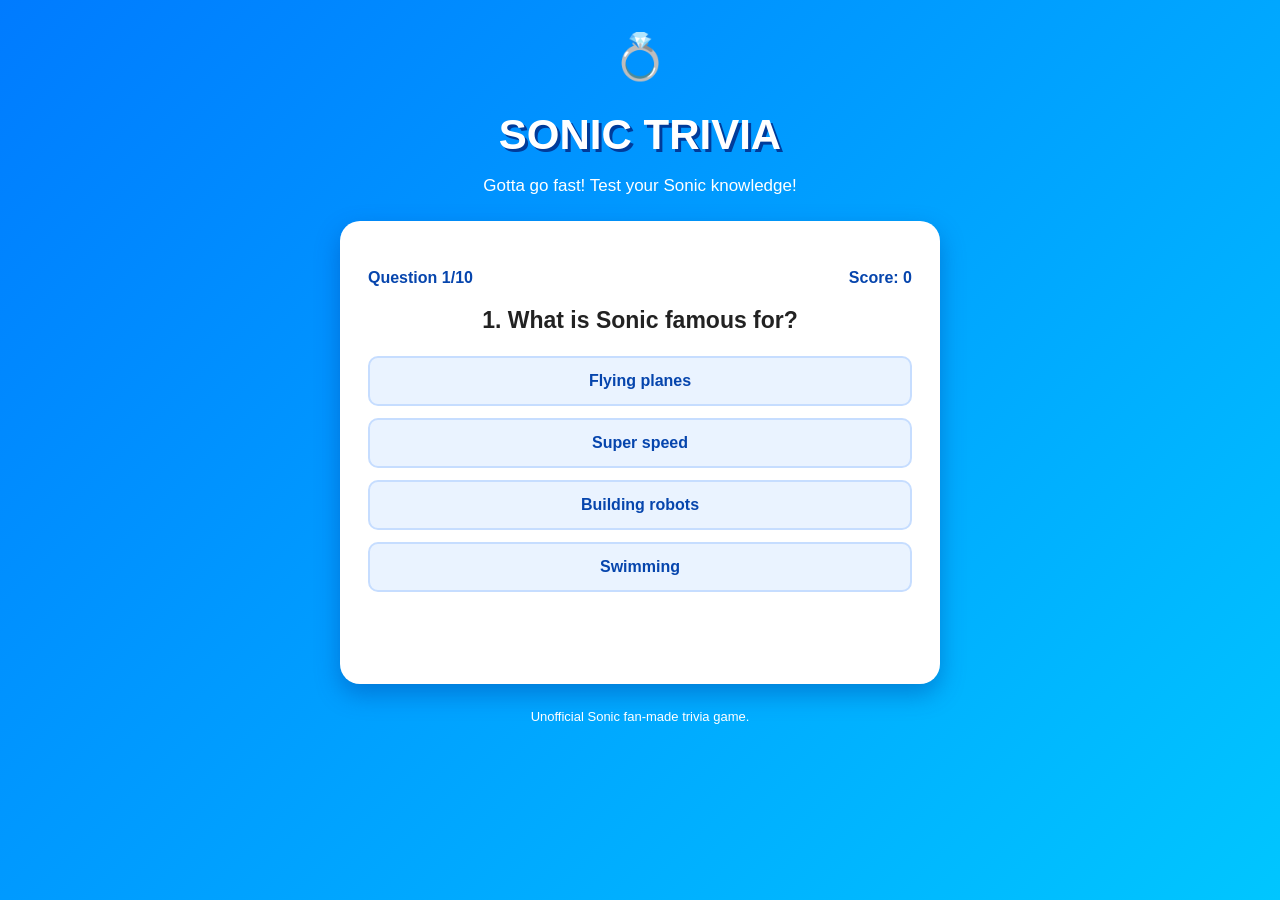
<file: trivia.html>
<!DOCTYPE html>
<html lang="en">
<head>
  <meta charset="UTF-8">
  <meta name="viewport" content="width=device-width, initial-scale=1.0">
  <title>Sonic Trivia Challenge</title>

  <style>
    * {
      box-sizing: border-box;
    }

    body {
      margin: 0;
      font-family: Arial, sans-serif;
      background: linear-gradient(135deg, #007bff, #00c6ff);
      color: white;
      text-align: center;
      min-height: 100vh;
      padding: 30px 15px;
    }

    header {
      margin-bottom: 25px;
    }

    h1 {
      font-size: 42px;
      margin-bottom: 8px;
      text-shadow: 3px 3px #003b9a;
    }

    .subtitle {
      font-size: 17px;
    }

    .quiz-box {
      background: white;
      color: #222;
      max-width: 600px;
      margin: 0 auto;
      padding: 28px;
      border-radius: 20px;
      box-shadow: 0 10px 25px #003b9a66;
    }

    .ring {
      font-size: 45px;
      margin-bottom: 10px;
    }

    #question {
      font-size: 23px;
      margin-bottom: 22px;
    }

    #answers {
      display: grid;
      gap: 12px;
    }

    button {
      cursor: pointer;
      font-size: 16px;
      font-weight: bold;
      padding: 14px;
      border: none;
      border-radius: 10px;
      transition: 0.2s;
    }

    .answer {
      background: #eaf3ff;
      color: #0645ad;
      border: 2px solid #c6ddff;
    }

    .answer:hover:not(:disabled) {
      background: #cce4ff;
      transform: scale(1.02);
    }

    .answer:disabled {
      cursor: default;
      opacity: 1;
    }

    .correct {
      background: #b7f7c1 !important;
      color: #075d20 !important;
      border-color: #27ae60 !important;
    }

    .wrong {
      background: #ffc7c7 !important;
      color: #8b0000 !important;
      border-color: #e74c3c !important;
    }

    #feedback {
      min-height: 28px;
      font-weight: bold;
      margin: 18px 0;
    }

    .info {
      display: flex;
      justify-content: space-between;
      gap: 10px;
      margin: 20px 0;
      font-weight: bold;
      color: #0645ad;
    }

    #next, #restart {
      background: #ffcc00;
      color: #222;
      width: 100%;
      margin-top: 8px;
    }

    #next:hover, #restart:hover {
      background: #ffdf57;
    }

    #result {
      display: none;
    }

    footer {
      margin-top: 25px;
      font-size: 13px;
    }

    @media (max-width: 480px) {
      h1 {
        font-size: 32px;
      }

      .quiz-box {
        padding: 20px;
      }
    }
  </style>
</head>

<body>
  <header>
    <div class="ring">💍</div>
    <h1>SONIC TRIVIA</h1>
    <p class="subtitle">Gotta go fast! Test your Sonic knowledge!</p>
  </header>

  <main class="quiz-box">
    <section id="quiz">
      <div class="info">
        <span id="progress">Question 1/10</span>
        <span id="score">Score: 0</span>
      </div>

      <h2 id="question"></h2>
      <div id="answers"></div>
      <p id="feedback" aria-live="polite"></p>
      <button id="next" hidden>Next Question ➜</button>
    </section>

    <section id="result">
      <div class="ring">🏆</div>
      <h2>Trivia Complete!</h2>
      <h3 id="final-score"></h3>
      <p id="message"></p>
      <button id="restart">Play Again 🔄</button>
    </section>
  </main>

  <footer>
    <p>Unofficial Sonic fan-made trivia game.</p>
  </footer>

  <script>
    const questions = [
      {
        question: "1. What is Sonic famous for?",
        answers: ["Flying planes", "Super speed", "Building robots", "Swimming"],
        correct: 1
      },
      {
        question: "2. What color is Sonic?",
        answers: ["Red", "Green", "Blue", "Yellow"],
        correct: 2
      },
      {
        question: "3. Who is Sonic's two-tailed fox friend?",
        answers: ["Knuckles", "Shadow", "Silver", "Tails"],
        correct: 3
      },
      {
        question: "4. Who is Sonic's main enemy?",
        answers: ["Dr. Eggman", "Vector", "Big", "Espio"],
        correct: 0
      },
      {
        question: "5. What does Sonic collect in his games?",
        answers: ["Diamonds", "Golden rings", "Coins only", "Stars only"],
        correct: 1
      },
      {
        question: "6. What animal is Knuckles?",
        answers: ["Fox", "Cat", "Echidna", "Hedgehog"],
        correct: 2
      },
      {
        question: "7. What is Shadow's main color scheme?",
        answers: ["Blue and green", "Black and red", "Pink and yellow", "White and orange"],
        correct: 1
      },
      {
        question: "8. What is the name of Sonic's pink hedgehog friend?",
        answers: ["Amy Rose", "Rouge", "Cream", "Blaze"],
        correct: 0
      },
      {
        question: "9. What is Dr. Eggman's other commonly used name?",
        answers: ["Dr. Robot", "Dr. Star", "Dr. Ivo Robotnik", "Dr. Metal"],
        correct: 2
      },
      {
        question: "10. What is Sonic's species?",
        answers: ["Fox", "Hedgehog", "Wolf", "Echidna"],
        correct: 1
      }
    ];

    let currentQuestion = 0;
    let score = 0;
    let answered = false;

    const questionEl = document.getElementById("question");
    const answersEl = document.getElementById("answers");
    const feedbackEl = document.getElementById("feedback");
    const nextBtn = document.getElementById("next");

    function showQuestion() {
      answered = false;

      const q = questions[currentQuestion];

      document.getElementById("progress").textContent =
        `Question ${currentQuestion + 1}/${questions.length}`;

      document.getElementById("score").textContent =
        `Score: ${score}`;

      questionEl.textContent = q.question;
      answersEl.innerHTML = "";
      feedbackEl.textContent = "";
      nextBtn.hidden = true;

      q.answers.forEach((answer, index) => {
        const button = document.createElement("button");
        button.className = "answer";
        button.textContent = answer;

        button.addEventListener("click", () => {
          checkAnswer(index, button);
        });

        answersEl.appendChild(button);
      });
    }

    function checkAnswer(selected, selectedButton) {
      if (answered) return;
      answered = true;

      const q = questions[currentQuestion];
      const buttons = answersEl.querySelectorAll("button");

      buttons.forEach((button, index) => {
        button.disabled = true;

        if (index === q.correct) {
          button.classList.add("correct");
        }
      });

      if (selected === q.correct) {
        score++;
        feedbackEl.textContent = "✅ Correct! You're super fast!";
        feedbackEl.style.color = "#16803c";
      } else {
        selectedButton.classList.add("wrong");
        feedbackEl.textContent =
          "❌ Not quite! The correct answer is " +
          q.answers[q.correct] + ".";
        feedbackEl.style.color = "#d93025";
      }

      document.getElementById("score").textContent =
        `Score: ${score}`;

      nextBtn.textContent =
        currentQuestion === questions.length - 1
          ? "See Results 🏆"
          : "Next Question ➜";

      nextBtn.hidden = false;
    }

    nextBtn.addEventListener("click", () => {
      currentQuestion++;

      if (currentQuestion < questions.length) {
        showQuestion();
      } else {
        showResults();
      }
    });

    function showResults() {
      document.getElementById("quiz").style.display = "none";
      document.getElementById("result").style.display = "block";

      document.getElementById("final-score").textContent =
        `You scored ${score} out of ${questions.length}!`;

      let message;

      if (score === 10) {
        message = "Amazing! You're a true Sonic master! 💙";
      } else if (score >= 7) {
        message = "Great job! You're a Sonic expert! ⚡";
      } else if (score >= 4) {
        message = "Nice try! Keep practicing, speedster!";
      } else {
        message = "Time to power up your Sonic knowledge!";
      }

      document.getElementById("message").textContent = message;
    }

    document.getElementById("restart").addEventListener("click", () => {
      currentQuestion = 0;
      score = 0;

      document.getElementById("quiz").style.display = "block";
      document.getElementById("result").style.display = "none";

      showQuestion();
    });

    showQuestion();
  </script>
</body>
</html>
</file>
<file: index.css>
/* =========================================
   GLOBAL RESET & GALAXY VARIABLES
========================================= */
* {
  margin: 0;
  padding: 0;
  box-sizing: border-box;
  scroll-behavior: smooth;
}

:root {
  /* Galaxy Theme Palette */
  --bg-dark: #070314;
  --bg-card: rgba(22, 11, 46, 0.82);
  --border-color: rgba(186, 104, 200, 0.25);
  --text-main: #ffffff;
  --text-muted: #b3a5d0;
  
  /* Galaxy Accents */
  --galaxy-cyan: #b765ee;
  --galaxy-magenta: #e040fb;
  --galaxy-purple: #7c4dff;
  
  /* Fandom Specific Accents */
  --hxh-color: #00ff88;
  --friends-color: #ff2a75;
  --sonic-color: #0099ff;
  --alnst-color: #00e5ff;
}

body {
  font-family: 'Segoe UI', Arial, sans-serif;
  background-color: var(--bg-dark);
  color: var(--text-main);
  line-height: 1.6;
  overflow-x: hidden;
  background-image: 
    radial-gradient(circle at 15% 20%, rgba(124, 77, 255, 0.18) 0%, transparent 40%),
    radial-gradient(circle at 85% 75%, rgba(224, 64, 251, 0.15) 0%, transparent 45%),
    radial-gradient(circle at 50% 50%, rgba(0, 229, 255, 0.08) 0%, transparent 60%);
  background-attachment: fixed;
}

/* =========================================
   NAVIGATION BAR
========================================= */
.navbar {
  position: fixed;
  top: 0;
  left: 0;
  width: 100%;
  z-index: 1000;
  display: flex;
  justify-content: space-between;
  align-items: center;
  padding: 18px 7%;
  background: rgba(7, 3, 20, 0.92);
  backdrop-filter: blur(14px);
  border-bottom: 2px solid var(--galaxy-magenta);
  box-shadow: 0 0 20px rgba(224, 64, 251, 0.3);
}

.logo a {
  color: var(--galaxy-cyan);
  text-decoration: none;
  font-size: 28px;
  font-weight: 900;
  font-style: italic;
  text-shadow: 2px 2px var(--galaxy-magenta);
}

.logo a span {
  font-size: 12px;
  background: var(--galaxy-magenta);
  color: #ffffff;
  padding: 2px 8px;
  border-radius: 4px;
  vertical-align: middle;
  margin-left: 6px;
  font-style: normal;
  text-shadow: none;
  box-shadow: 0 0 10px var(--galaxy-magenta);
}

.nav-links {
  display: flex;
  list-style: none;
  gap: 28px;
}

.nav-links a {
  color: var(--text-main);
  text-decoration: none;
  font-weight: 700;
  font-size: 0.95rem;
  transition: 0.3s ease;
}

.nav-links a:hover,
.nav-links a.active {
  color: var(--galaxy-cyan);
  text-shadow: 0 0 12px var(--galaxy-cyan);
}

/* =========================================
   HERO SECTION
========================================= */
.hero {
  position: relative;
  min-height: 80vh;
  display: flex;
  align-items: center;
  justify-content: center;
  padding: 120px 8% 60px;
  background: radial-gradient(circle at center, #180936 0%, #070314 100%);
  text-align: center;
  overflow: hidden;
}

.hero::before {
  content: '';
  position: absolute;
  top: -50%;
  left: -50%;
  width: 200%;
  height: 200%;
  background: radial-gradient(circle, rgba(224, 64, 251, 0.12) 0%, transparent 55%);
  animation: cosmicPulse 10s infinite alternate ease-in-out;
}

@keyframes cosmicPulse {
  0% { transform: scale(1) rotate(0deg); }
  100% { transform: scale(1.15) rotate(5deg); }
}

.hero-content {
  position: relative;
  z-index: 2;
  max-width: 850px;
}

.hero-label {
  color: var(--galaxy-cyan);
  font-size: 14px;
  font-weight: 800;
  letter-spacing: 5px;
  margin-bottom: 12px;
  text-shadow: 0 0 10px var(--galaxy-cyan);
}

.hero h1 {
  font-size: clamp(45px, 7vw, 85px);
  font-weight: 900;
  font-style: italic;
  line-height: 1;
  margin-bottom: 20px;
  text-shadow: 4px 4px var(--galaxy-magenta);
}

.hero h1 span {
  color: var(--galaxy-cyan);
}

.hero-desc {
  font-size: 1.25rem;
  color: var(--text-muted);
  margin-bottom: 35px;
}

.hero-buttons {
  display: flex;
  justify-content: center;
}

/* Buttons */
.btn {
  display: inline-block;
  padding: 14px 38px;
  border-radius: 30px;
  font-weight: 800;
  text-decoration: none;
  transition: all 0.3s ease;
  cursor: pointer;
}

.btn.primary {
  background: linear-gradient(135deg, var(--galaxy-cyan), var(--galaxy-purple));
  color: #ffffff;
  box-shadow: 0 0 25px rgba(0, 229, 255, 0.5);
}

.btn.primary:hover {
  transform: translateY(-3px);
  box-shadow: 0 0 35px rgba(224, 64, 251, 0.8);
}

/* =========================================
   CONTAINER & SECTION HEADINGS
========================================= */
.container {
  max-width: 1400px;
  margin: 0 auto;
  padding: 80px 4%;
}

.section-heading {
  text-align: center;
  margin-bottom: 50px;
}

.section-label {
  color: var(--galaxy-magenta);
  font-size: 13px;
  font-weight: 800;
  letter-spacing: 5px;
  text-shadow: 0 0 8px var(--galaxy-magenta);
}

.section-heading h2 {
  font-size: 42px;
  text-transform: uppercase;
  font-style: italic;
}

.section-heading h2 span {
  color: var(--galaxy-cyan);
  text-shadow: 0 0 15px var(--galaxy-cyan);
}

/* =========================================
   CAROUSEL LAYOUT
========================================= */
.carousel-container {
  position: relative;
  max-width: 1350px;
  margin: 0 auto;
  padding: 0 65px;
}

.carousel-track-wrapper {
  overflow: hidden;
  width: 100%;
  border-radius: 24px;
  padding: 15px 0;
}

.carousel-track {
  display: flex;
  transition: transform 0.4s cubic-bezier(0.25, 1, 0.5, 1);
  width: 100%;
}

.carousel-slide {
  flex: 0 0 100%;
  max-width: 100%;
  padding: 15px;
  box-sizing: border-box;
}

@media (min-width: 768px) {
  .carousel-slide {
    flex: 0 0 50%;
    max-width: 50%;
  }
}

@media (min-width: 1150px) {
  .carousel-slide {
    flex: 0 0 33.333%;
    max-width: 33.333%;
  }
}

.carousel-btn {
  position: absolute;
  top: 50%;
  transform: translateY(-50%);
  background: rgba(7, 3, 20, 0.9);
  color: var(--galaxy-cyan);
  border: 2px solid var(--galaxy-cyan);
  width: 54px;
  height: 54px;
  border-radius: 50%;
  font-size: 24px;
  font-weight: bold;
  cursor: pointer;
  z-index: 10;
  transition: 0.3s;
  display: flex;
  align-items: center;
  justify-content: center;
  box-shadow: 0 0 20px rgba(0, 229, 255, 0.4);
}

.carousel-btn:hover {
  background: var(--galaxy-cyan);
  color: #000;
  box-shadow: 0 0 30px var(--galaxy-cyan);
}

.prev-btn { left: 0; }
.next-btn { right: 0; }

.carousel-dots {
  display: flex;
  justify-content: center;
  gap: 12px;
  margin-top: 35px;
}

.dot {
  width: 12px;
  height: 12px;
  background: rgba(255, 255, 255, 0.2);
  border: 1.5px solid var(--galaxy-magenta);
  border-radius: 50%;
  cursor: pointer;
  transition: 0.3s;
}

.dot.active {
  background: var(--galaxy-magenta);
  width: 32px;
  border-radius: 10px;
  box-shadow: 0 0 15px var(--galaxy-magenta);
}

/* =========================================
   ENLARGED CARD SECTIONS WITH PICTURES
========================================= */
.card-section {
  background: var(--bg-card);
  border: 1.5px solid var(--border-color);
  border-radius: 22px;
  overflow: hidden;
  display: flex;
  flex-direction: column;
  height: 100%;
  backdrop-filter: blur(12px);
  transition: transform 0.35s ease, box-shadow 0.35s ease, border-color 0.35s ease;
  box-shadow: 0 10px 30px rgba(0, 0, 0, 0.5);
}

.card-section:hover {
  transform: translateY(-8px);
}

.card-image-wrapper {
  position: relative;
  width: 100%;
  height: 220px;
  overflow: hidden;
  background: #11082c;
}

.card-image-wrapper img {
  width: 100%;
  height: 100%;
  object-fit: cover;
  transition: transform 0.5s ease;
}

.card-section:hover .card-image-wrapper img {
  transform: scale(1.08);
}

.card-badge {
  position: absolute;
  top: 14px;
  left: 14px;
  font-size: 11px;
  font-weight: 900;
  padding: 5px 12px;
  border-radius: 12px;
  background: rgba(7, 3, 20, 0.85);
  color: var(--galaxy-cyan);
  border: 1px solid var(--galaxy-cyan);
  letter-spacing: 1px;
  backdrop-filter: blur(8px);
}

.card-body {
  padding: 26px;
  display: flex;
  flex-direction: column;
  flex-grow: 1;
}

.card-body h2 {
  font-size: 26px;
  font-weight: 800;
  margin-bottom: 6px;
}

.tagline {
  font-style: italic;
  font-size: 14px;
  margin-bottom: 15px;
  opacity: 0.9;
}

.card-body p {
  color: var(--text-muted);
  font-size: 15px;
  margin-bottom: 20px;
  line-height: 1.6;
}

.tags {
  display: flex;
  flex-wrap: wrap;
  gap: 8px;
  margin-bottom: 25px;
  margin-top: auto;
}

.tags span {
  background: rgba(255, 255, 255, 0.05);
  border: 1px solid rgba(255, 255, 255, 0.12);
  padding: 5px 12px;
  border-radius: 8px;
  font-size: 12px;
  color: #d1c4e9;
}

.card-footer {
  margin-top: 10px;
}

.card-btn {
  width: 100%;
  text-align: center;
  background: rgba(255, 255, 255, 0.05);
  color: white;
  border: 1px solid rgba(255, 255, 255, 0.18);
  padding: 12px;
  border-radius: 12px;
  font-size: 14px;
}

/* Cosmic Fandom Accents */
.hxh-theme:hover {
  border-color: var(--hxh-color);
  box-shadow: 0 12px 35px rgba(0, 255, 136, 0.25);
}
.hxh-theme h2, .hxh-theme .tagline { color: var(--hxh-color); }
.hxh-theme .card-btn:hover { background: var(--hxh-color); color: #000; box-shadow: 0 0 15px var(--hxh-color); }

.friends-theme:hover {
  border-color: var(--friends-color);
  box-shadow: 0 12px 35px rgba(255, 42, 117, 0.25);
}
.friends-theme h2, .friends-theme .tagline { color: var(--friends-color); }
.friends-theme .card-btn:hover { background: var(--friends-color); color: #fff; box-shadow: 0 0 15px var(--friends-color); }

.sonic-theme:hover {
  border-color: var(--sonic-color);
  box-shadow: 0 12px 35px rgba(0, 153, 255, 0.25);
}
.sonic-theme h2, .sonic-theme .tagline { color: var(--sonic-color); }
.sonic-theme .card-btn:hover { background: var(--sonic-color); color: #fff; box-shadow: 0 0 15px var(--sonic-color); }

.alnst-theme:hover {
  border-color: var(--alnst-color);
  box-shadow: 0 12px 35px rgba(0, 229, 255, 0.25);
}
.alnst-theme h2, .alnst-theme .tagline { color: var(--alnst-color); }
.alnst-theme .card-btn:hover { background: var(--alnst-color); color: #000; box-shadow: 0 0 15px var(--alnst-color); }

/* =========================================
   FOOTER
========================================= */
footer {
  background: #03010a;
  border-top: 2px solid var(--galaxy-magenta);
  padding: 60px 8% 40px;
  text-align: center;
}

.footer-logo {
  font-size: 34px;
  font-weight: 900;
  font-style: italic;
  color: var(--galaxy-cyan);
  text-shadow: 2px 2px var(--galaxy-magenta);
  margin-bottom: 8px;
}

.footer-content p {
  color: var(--text-muted);
  font-size: 14px;
}

.footer-links {
  display: flex;
  justify-content: center;
  gap: 20px;
  flex-wrap: wrap;
  margin: 25px 0;
}

.footer-links a {
  color: white;
  text-decoration: none;
  font-weight: 600;
  font-size: 14px;
  transition: 0.3s;
}

.footer-links a:hover {
  color: var(--galaxy-cyan);
}

.footer-line {
  height: 1px;
  background: rgba(255, 255, 255, 0.1);
  margin: 25px 0;
}

/* =========================================
   RESPONSIVE DESIGN
========================================= */
@media (max-width: 800px) {
  .navbar {
    padding: 15px 5%;
  }

  .carousel-container {
    padding: 0;
  }

  .carousel-btn {
    display: none;
  }
}

@media (max-width: 600px) {
  .navbar {
    flex-direction: column;
    gap: 12px;
  }

  .hero h1 {
    font-size: 42px;
  }
}
</file>
<file: alnst.css>
/* =========================================
   RESET
========================================= */

* {
    margin: 0;
    padding: 0;
    box-sizing: border-box;
    scroll-behavior: smooth;
}


/* =========================================
   BODY
========================================= */

body {
    font-family: Arial, Helvetica, sans-serif;
    background: #04070d;
    color: white;
    line-height: 1.6;
}


/* =========================================
   NAVIGATION
========================================= */

.navbar {
    position: fixed;
    top: 0;
    left: 0;
    width: 100%;
    z-index: 1000;
    display: flex;
    justify-content: space-between;
    align-items: center;
    padding: 18px 7%;
    background: rgba(4, 7, 13, 0.95);
    backdrop-filter: blur(10px);
    border-bottom: 2px solid #00e5ff;
}

.logo a {
    color: #00e5ff;
    text-decoration: none;
    font-size: 28px;
    font-weight: 900;
    font-style: italic;
    text-shadow: 2px 2px #ff0055;
}

.logo a span {
    font-size: 14px;
    background: #ff0055;
    color: #ffffff;
    padding: 2px 8px;
    border-radius: 4px;
    vertical-align: middle;
    margin-left: 6px;
    font-style: normal;
    text-shadow: none;
}

.nav-links {
    display: flex;
    list-style: none;
    gap: 28px;
}

.nav-links a {
    color: white;
    text-decoration: none;
    font-weight: bold;
    transition: 0.3s;
}

.nav-links a:hover,
.nav-links a.active {
    color: #00e5ff;
}


/* =========================================
   HERO
========================================= */

.hero {
    min-height: 100vh;
    display: flex;
    align-items: center;
    padding: 120px 8% 80px;
    background:
        linear-gradient(
            90deg,
            rgba(7, 11, 20, 0.98),
            rgba(20, 28, 50, 0.8),
            rgba(0, 0, 0, 0.2)
        ),
        url("alnst pictures/hero-bg.jfif");
    background-size: cover;
    background-position: center;
}

.hero-content {
    max-width: 700px;
}

.hero-label {
    color: #00e5ff;
    font-weight: bold;
    letter-spacing: 3px;
    margin-bottom: 15px;
}

.hero h1 {
    font-size: clamp(60px, 10vw, 130px);
    line-height: 0.85;
    font-style: italic;
    font-weight: 900;
    color: #ffffff;
    text-shadow:
        4px 4px #00e5ff,
        8px 8px #ff0055;
    margin-bottom: 25px;
}

.hero h2 {
    font-size: 32px;
    color: #ff0055;
    margin-bottom: 15px;
}

.hero p {
    font-size: 19px;
    max-width: 650px;
    color: #cbd5e1;
    margin-bottom: 30px;
}


/* =========================================
   BUTTONS
========================================= */

.hero-buttons {
    display: flex;
    gap: 12px;
    flex-wrap: wrap;
}

.btn {
    display: inline-block;
    padding: 13px 28px;
    border-radius: 30px;
    background: #00e5ff;
    color: #070b14;
    text-decoration: none;
    font-weight: 900;
    transition: 0.3s;
    box-shadow: 0 0 15px rgba(0, 229, 255, 0.4);
}

.btn:hover {
    transform: translateY(-4px);
    background: white;
    box-shadow: 0 0 25px rgba(255, 255, 255, 0.8);
}

.btn.secondary {
    background: #ff0055;
    color: white;
    border: 2px solid white;
    box-shadow: 0 0 15px rgba(255, 0, 85, 0.4);
}


/* =========================================
   SECTIONS
========================================= */

.section {
    padding: 100px 8%;
    scroll-margin-top: 80px;
}

.section-heading {
    text-align: center;
    margin-bottom: 50px;
}

.section-label {
    color: #ff0055;
    font-size: 14px;
    font-weight: bold;
    letter-spacing: 4px;
    margin-bottom: 8px;
}

.section-heading h2 {
    font-size: 45px;
    text-transform: uppercase;
    font-style: italic;
    color: white;
}

.section-heading h2 span {
    color: #00e5ff;
}


/* =========================================
   PLOT
========================================= */

.plot-section {
    background:
        radial-gradient(
            circle at top right,
            #1b2742,
            transparent 40%
        ),
        #070b14;
}

.plot-container {
    max-width: 1000px;
    margin: auto;
    padding: 40px;
    background: #0f1626;
    border-left: 6px solid #00e5ff;
    border-radius: 15px;
    box-shadow: 0 15px 40px rgba(0, 0, 0, 0.5);
}

.plot-container p {
    color: #cbd5e1;
    font-size: 18px;
    margin-bottom: 20px;
}

.plot-container strong {
    color: #ff0055;
}


/* =========================================
   CAROUSEL GENERAL STYLES
========================================= */

.carousel-container {
    position: relative;
    max-width: 1300px;
    margin: 0 auto;
    padding: 0 60px;
    outline: none;
}

.carousel-container:focus-visible {
    outline: 2px dashed #00e5ff;
    outline-offset: 6px;
}

.carousel-track-wrapper {
    overflow: hidden;
    width: 100%;
    border-radius: 20px;
    padding: 10px 0;
}

.carousel-track {
    display: flex;
    transition: transform 0.4s ease-in-out;
    width: 100%;
    touch-action: pan-y;
}

.carousel-slide {
    flex: 0 0 100%;
    max-width: 100%;
    padding: 12px;
    box-sizing: border-box;
}

/* Responsive columns */
@media (min-width: 800px) {
    #character-carousel .carousel-slide {
        flex: 0 0 50%;
        max-width: 50%;
    }
    #episode-carousel .carousel-slide {
        flex: 0 0 50%;
        max-width: 50%;
    }
}

@media (min-width: 1200px) {
    #character-carousel .carousel-slide {
        flex: 0 0 50%;
        max-width: 50%;
    }
    #episode-carousel .carousel-slide {
        flex: 0 0 33.333%;
        max-width: 33.333%;
    }
}

/* Carousel Control Buttons */
.carousel-btn {
    position: absolute;
    top: 50%;
    transform: translateY(-50%);
    background: rgba(7, 11, 20, 0.9);
    color: #00e5ff;
    border: 2px solid #00e5ff;
    width: 52px;
    height: 52px;
    border-radius: 50%;
    font-size: 24px;
    font-weight: bold;
    cursor: pointer;
    z-index: 10;
    transition: 0.3s;
    display: flex;
    align-items: center;
    justify-content: center;
    box-shadow: 0 0 15px rgba(0, 229, 255, 0.4);
}

.carousel-btn:hover {
    background: #00e5ff;
    color: #070b14;
    box-shadow: 0 0 25px rgba(0, 229, 255, 0.9);
}

.prev-btn {
    left: 0;
}

.next-btn {
    right: 0;
}

/* Dots Navigation */
.carousel-dots {
    display: flex;
    justify-content: center;
    gap: 10px;
    margin-top: 30px;
}

.dot {
    width: 14px;
    height: 14px;
    background: rgba(255, 255, 255, 0.2);
    border: 1.5px solid #00e5ff;
    border-radius: 50%;
    cursor: pointer;
    transition: 0.3s;
}

.dot.active {
    background: #00e5ff;
    width: 32px;
    border-radius: 10px;
    box-shadow: 0 0 12px #00e5ff;
}


/* =========================================
   CHARACTERS (HUD PROFILE UI - ENLARGED)
========================================= */

.characters-section {
    background: #02050a;
}

.hud-profile-card {
    background: rgba(6, 15, 28, 0.92);
    border: 2px solid #00e5ff;
    border-radius: 28px;
    padding: 26px;
    box-shadow:
        0 0 25px rgba(0, 229, 255, 0.18),
        inset 0 0 15px rgba(0, 229, 255, 0.05);
    position: relative;
    transition: transform 0.3s ease, box-shadow 0.3s ease;
    height: 100%;
    display: flex;
    flex-direction: column;
    justify-content: space-between;
}

.hud-profile-card:hover {
    transform: translateY(-6px);
    box-shadow:
        0 0 35px rgba(0, 229, 255, 0.4),
        inset 0 0 20px rgba(0, 229, 255, 0.1);
}

.hud-header {
    display: flex;
    justify-content: space-between;
    align-items: center;
    margin-bottom: 14px;
}

.hud-pill {
    display: flex;
    align-items: center;
    gap: 8px;
    border: 1.5px solid #00e5ff;
    background: rgba(0, 229, 255, 0.12);
    padding: 5px 16px;
    border-radius: 20px;
    font-size: 12px;
    font-weight: bold;
    color: #00e5ff;
    letter-spacing: 1.5px;
}

.hud-pill-dot {
    width: 9px;
    height: 9px;
    background: #00e5ff;
    border-radius: 50%;
    box-shadow: 0 0 8px #00e5ff;
}

.hud-tag {
    color: #00e5ff;
    font-family: monospace;
    font-size: 14px;
    font-weight: bold;
}

.hud-card-title {
    text-align: center;
    border: 1.5px solid #00e5ff;
    border-radius: 12px;
    padding: 6px 0;
    color: #00e5ff;
    font-weight: 900;
    letter-spacing: 8px;
    font-size: 16px;
    margin-bottom: 22px;
    background: rgba(0, 229, 255, 0.06);
}

.hud-body {
    display: flex;
    gap: 22px;
    align-items: center;
    flex-grow: 1;
}

.hud-portrait-frame {
    width: 150px;
    height: 200px;
    flex-shrink: 0;
    border: 2px solid #00e5ff;
    border-radius: 30px 10px 30px 10px;
    padding: 5px;
    background: rgba(0, 229, 255, 0.05);
    box-shadow: 0 0 12px rgba(0, 229, 255, 0.25);
}

.hud-portrait-inner {
    width: 100%;
    height: 100%;
    border-radius: 25px 6px 25px 6px;
    overflow: hidden;
    background: #000;
}

.hud-portrait-inner img {
    width: 100%;
    height: 100%;
    object-fit: cover;
}

.hud-details {
    flex-grow: 1;
}

.hud-char-name {
    font-size: 30px;
    font-weight: 900;
    color: #ffffff;
    letter-spacing: 3px;
    text-shadow: 0 0 12px rgba(0, 229, 255, 0.6);
    margin-bottom: 10px;
}

.hud-stats {
    list-style: none;
    font-size: 14px;
    display: flex;
    flex-direction: column;
    gap: 6px;
    line-height: 1.4;
}

.stat-label {
    color: #00e5ff;
    font-weight: bold;
    display: inline-block;
    min-width: 95px;
}

.stat-val {
    color: #e2e8f0;
}

.status-alive {
    color: #00ff88;
    font-weight: bold;
}

.status-dead {
    color: #ff0055;
    font-weight: bold;
}

.hud-footer {
    display: flex;
    justify-content: flex-end;
    align-items: baseline;
    gap: 12px;
    margin-top: 20px;
    border-top: 1px dashed rgba(0, 229, 255, 0.35);
    padding-top: 12px;
}

.hud-subtext {
    font-size: 11px;
    color: #00e5ff;
    letter-spacing: 2px;
    font-weight: bold;
}

.hud-signature {
    font-family: 'Brush Script MT', cursive, sans-serif;
    font-size: 26px;
    color: #ffffff;
    text-shadow: 0 0 10px #00e5ff;
}


/* =========================================
   EPISODES / MEDIA (ENLARGED)
========================================= */

.media-section {
    background: #060b14;
}

.media-description {
    max-width: 800px;
    margin: -25px auto 45px;
    text-align: center;
    color: #94a3b8;
    font-size: 18px;
}

.episode-card {
    background: #0f1626;
    border: 2px solid #1a2744;
    border-radius: 20px;
    overflow: hidden;
    transition: 0.3s;
    height: 100%;
    display: flex;
    flex-direction: column;
}

.episode-card:hover {
    transform: translateY(-6px);
    border-color: #00e5ff;
    box-shadow: 0 12px 30px rgba(0, 229, 255, 0.25);
}

.episode-card.special {
    border-color: #ff0055;
}

.episode-image-wrapper {
    position: relative;
    width: 100%;
    height: 220px;
    overflow: hidden;
    background: #070b14;
}

.episode-image-wrapper img {
    width: 100%;
    height: 100%;
    object-fit: cover;
    transition: transform 0.5s ease;
}

.episode-card:hover .episode-image-wrapper img {
    transform: scale(1.08);
}

.episode-badge {
    position: absolute;
    top: 14px;
    left: 14px;
    background: #00e5ff;
    color: #04070d;
    font-size: 12px;
    font-weight: 900;
    padding: 5px 12px;
    border-radius: 14px;
    letter-spacing: 1px;
    box-shadow: 0 2px 10px rgba(0,0,0,0.6);
}

.special-badge {
    background: #ff0055;
    color: #ffffff;
}

.episode-content {
    padding: 24px;
    flex-grow: 1;
    display: flex;
    flex-direction: column;
}

.episode-content h3 {
    font-size: 24px;
    color: #ffffff;
    margin-bottom: 6px;
}

.episode-matchup {
    color: #00e5ff;
    font-weight: bold;
    font-size: 15px;
    margin-bottom: 12px;
}

.episode-card.special .episode-matchup {
    color: #ff0055;
}

.episode-desc {
    color: #cbd5e1;
    font-size: 15px;
    line-height: 1.6;
}


/* =========================================
   TRIVIA
========================================= */

.trivia-section {
    background:
        radial-gradient(circle at bottom left, #1b2742, transparent 45%),
        #04070d;
}

.trivia-card {
    max-width: 800px;
    margin: 0 auto;
    padding: 36px;
    background: rgba(6, 15, 28, 0.92);
    border: 2px solid #00e5ff;
    border-radius: 28px;
    box-shadow:
        0 0 25px rgba(0, 229, 255, 0.18),
        inset 0 0 15px rgba(0, 229, 255, 0.05);
}

.trivia-top {
    display: flex;
    justify-content: space-between;
    color: #00e5ff;
    font-family: monospace;
    font-weight: bold;
    letter-spacing: 2px;
    font-size: 14px;
    margin-bottom: 12px;
}

.trivia-bar {
    height: 8px;
    background: rgba(0, 229, 255, 0.15);
    border-radius: 10px;
    overflow: hidden;
    margin-bottom: 28px;
}

#trivia-bar-fill {
    height: 100%;
    width: 0;
    background: linear-gradient(90deg, #00e5ff, #ff0055);
    box-shadow: 0 0 10px #00e5ff;
    transition: width 0.4s ease;
}

.trivia-question {
    font-size: 24px;
    color: #ffffff;
    margin-bottom: 24px;
    line-height: 1.4;
}

.trivia-options {
    display: grid;
    gap: 12px;
}

.trivia-option {
    text-align: left;
    padding: 14px 20px;
    font-size: 16px;
    font-family: inherit;
    color: #e2e8f0;
    background: #0f1626;
    border: 2px solid #1a2744;
    border-radius: 14px;
    cursor: pointer;
    transition: 0.25s;
}

.trivia-option:hover:not(:disabled) {
    border-color: #00e5ff;
    background: rgba(0, 229, 255, 0.1);
    transform: translateX(6px);
}

.trivia-option:disabled {
    cursor: default;
}

.trivia-option.correct {
    border-color: #00ff88;
    background: rgba(0, 255, 136, 0.12);
    color: #00ff88;
}

.trivia-option.wrong {
    border-color: #ff0055;
    background: rgba(255, 0, 85, 0.12);
    color: #ff0055;
}

.trivia-feedback {
    min-height: 28px;
    margin: 18px 0;
    color: #cbd5e1;
    font-size: 15px;
}

.trivia-next {
    border: none;
    font-family: inherit;
    font-size: 16px;
    cursor: pointer;
}

.trivia-next:disabled {
    opacity: 0.4;
    cursor: not-allowed;
    transform: none;
    box-shadow: none;
}

.trivia-result {
    text-align: center;
    padding: 20px 0;
}

.trivia-result[hidden] {
    display: none;
}

.trivia-result-label {
    color: #ff0055;
    letter-spacing: 4px;
    font-weight: bold;
    font-size: 14px;
    margin-bottom: 10px;
}

.trivia-result h3 {
    font-size: 56px;
    font-style: italic;
    color: #ffffff;
    text-shadow: 3px 3px #00e5ff, 6px 6px #ff0055;
    margin-bottom: 16px;
}

.trivia-result p:not(.trivia-result-label) {
    color: #cbd5e1;
    font-size: 18px;
    margin-bottom: 26px;
}

.trivia-result .btn {
    cursor: pointer;
    font-family: inherit;
    font-size: 16px;
}


/* =========================================
   ABOUT / INFO
========================================= */

.about-section {
    background: #04070d;
}

.info-grid {
    max-width: 1100px;
    margin: auto;
    display: grid;
    grid-template-columns: repeat(auto-fit, minmax(200px, 1fr));
    gap: 20px;
}

.info-box {
    padding: 28px;
    text-align: center;
    background: #0f1626;
    border-radius: 15px;
    border-top: 4px solid #00e5ff;
    transition: 0.3s;
}

.info-box:hover {
    transform: translateY(-5px);
    border-top-color: #ff0055;
}

.info-box span {
    display: block;
    color: #00e5ff;
    font-weight: bold;
    margin-bottom: 5px;
}

.info-box h3 {
    color: #ffffff;
    margin-bottom: 5px;
}


/* =========================================
   FOOTER
========================================= */

footer {
    background: #020408;
    border-top: 3px solid #00e5ff;
    padding: 55px 8%;
    text-align: center;
}

.footer-content {
    max-width: 1000px;
    margin: auto;
}

.footer-logo {
    font-size: 36px;
    font-weight: 900;
    font-style: italic;
    color: #00e5ff;
    text-shadow: 2px 2px #ff0055;
    margin-bottom: 10px;
}

.footer-content > p {
    color: #64748b;
}

.footer-links {
    display: flex;
    justify-content: center;
    flex-wrap: wrap;
    gap: 20px;
    margin: 25px 0;
}

.footer-links a {
    color: white;
    text-decoration: none;
    font-weight: bold;
    transition: 0.3s;
}

.footer-links a:hover {
    color: #00e5ff;
}

.footer-line {
    height: 1px;
    background: #1a2744;
    margin: 25px 0;
}

.copyright {
    font-size: 14px;
    margin-bottom: 5px;
}

.footer-content .disclaimer {
    font-size: 12px;
    color: #475569;
}


/* =========================================
   RESPONSIVE
========================================= */

@media (max-width: 850px) {

    .navbar {
        padding: 15px 5%;
    }

    .nav-links {
        gap: 12px;
        font-size: 13px;
    }

    .hero {
        text-align: center;
        justify-content: center;
    }

    .hero-content {
        max-width: 700px;
    }

    .hero-buttons {
        justify-content: center;
    }

    .carousel-container {
        padding: 0 45px;
    }
}


@media (max-width: 600px) {

    .navbar {
        position: relative;
        flex-direction: column;
        gap: 15px;
    }

    .nav-links {
        flex-wrap: wrap;
        justify-content: center;
        gap: 10px 15px;
    }

    .hero {
        min-height: 90vh;
        padding: 80px 5%;
    }

    .hero h1 {
        font-size: 60px;
    }

    .hero h2 {
        font-size: 25px;
    }

    .hero p {
        font-size: 16px;
    }

    .section {
        padding: 70px 5%;
    }

    .section-heading h2 {
        font-size: 32px;
    }

    .plot-container {
        padding: 25px;
    }

    .carousel-container {
        padding: 0;
    }

    .carousel-btn {
        display: none;
    }

    .hud-body {
        flex-direction: column;
        text-align: center;
    }

    .hud-stats {
        align-items: center;
    }

    .trivia-card {
        padding: 22px;
    }

    .trivia-question {
        font-size: 20px;
    }

    .trivia-result h3 {
        font-size: 40px;
    }

    .footer-links {
        flex-direction: column;
        gap: 10px;
    }
}
</file>
<file: friends.css>
/* =========================================================
   1. VARIABLES & RESET
   ========================================================= */
:root {
  --fr-bg-dark: #0f0a0d;
  --fr-bg-card: #1c1419;
  --fr-bg-card-hover: #261b22;
  --fr-perk-orange: #e66020;
  --fr-perk-green: #1a7a4c;
  --fr-red: #ff3838;
  --fr-yellow: #fabb13;
  --fr-blue: #00a8ff;
  --fr-gold: #e5b869;
  --fr-text: #f3eae1;
  --fr-text-muted: #a6989f;
  --fr-border: rgba(230, 96, 32, 0.25);
  --fr-shadow: 0 15px 35px rgba(0, 0, 0, 0.5);
}

* {
  margin: 0;
  padding: 0;
  box-sizing: border-box;
  scroll-behavior: smooth;
}

body {
  font-family: 'Montserrat', sans-serif;
  background-color: var(--fr-bg-dark);
  color: var(--fr-text);
  line-height: 1.6;
  background-image: 
    radial-gradient(circle at 10% 20%, rgba(230, 96, 32, 0.08) 0%, transparent 40%),
    radial-gradient(circle at 90% 80%, rgba(250, 187, 19, 0.05) 0%, transparent 40%),
    radial-gradient(circle at 50% 50%, rgba(26, 122, 76, 0.04) 0%, transparent 60%);
  background-attachment: fixed;
}

/* =========================================================
   2. NAVIGATION BAR
   ========================================================= */
.fr-nav {
  position: fixed;
  top: 0;
  left: 0;
  width: 100%;
  z-index: 1000;
  display: flex;
  justify-content: space-between;
  align-items: center;
  padding: 16px 6%;
  background: rgba(15, 10, 13, 0.92);
  backdrop-filter: blur(12px);
  border-bottom: 2px solid var(--fr-perk-orange);
  box-shadow: 0 4px 20px rgba(0, 0, 0, 0.6);
}

.fr-logo {
  font-family: 'Playfair Display', Georgia, serif;
  font-size: 24px;
  font-weight: 800;
  color: var(--fr-text);
  text-decoration: none;
  letter-spacing: 2px;
  display: flex;
  align-items: center;
  gap: 6px;
}

.fr-dots {
  display: inline-flex;
  gap: 4px;
  margin-left: 2px;
}

.fr-dot-red { color: var(--fr-red); }
.fr-dot-yellow { color: var(--fr-yellow); }
.fr-dot-blue { color: var(--fr-blue); }

.fr-nav-links {
  display: flex;
  list-style: none;
  gap: 24px;
}

.fr-nav-link {
  color: var(--fr-text-muted);
  text-decoration: none;
  font-size: 14px;
  font-weight: 600;
  text-transform: uppercase;
  letter-spacing: 1px;
  transition: all 0.3s ease;
}

.fr-nav-link:hover, .fr-nav-link.active {
  color: var(--fr-perk-orange);
  text-shadow: 0 0 10px rgba(230, 96, 32, 0.4);
}

/* =========================================================
   3. HERO SECTION
   ========================================================= */
.fr-hero {
  position: relative;
  min-height: 85vh;
  display: flex;
  align-items: center;
  justify-content: center;
  text-align: center;
  padding: 120px 20px 80px;
  background: linear-gradient(180deg, rgba(15, 10, 13, 0.7) 0%, var(--fr-bg-dark) 100%),
              url('https://images.unsplash.com/photo-1501339847302-ac426a4a7cbb?auto=format&fit=crop&w=1600&q=80') center/cover no-repeat;
}

.fr-hero-content {
  position: relative;
  z-index: 2;
  max-width: 850px;
}

.fr-badge {
  display: inline-block;
  background: rgba(230, 96, 32, 0.15);
  border: 1px solid var(--fr-perk-orange);
  color: var(--fr-yellow);
  padding: 6px 16px;
  border-radius: 20px;
  font-size: 13px;
  font-weight: 700;
  letter-spacing: 2px;
  text-transform: uppercase;
  margin-bottom: 20px;
}

.fr-hero-title {
  font-family: 'Playfair Display', Georgia, serif;
  font-size: clamp(45px, 9vw, 85px);
  font-weight: 800;
  line-height: 1.05;
  letter-spacing: 3px;
  margin-bottom: 15px;
  text-shadow: 0 10px 30px rgba(0, 0, 0, 0.8);
}

.fr-hero-subtitle {
  font-size: clamp(18px, 3.5vw, 24px);
  color: var(--fr-perk-orange);
  font-style: italic;
  font-weight: 600;
  margin-bottom: 15px;
}

.fr-hero-desc {
  font-size: 16px;
  color: var(--fr-text-muted);
  max-width: 650px;
  margin: 0 auto 30px;
}

.fr-btn-group {
  display: flex;
  gap: 15px;
  justify-content: center;
  flex-wrap: wrap;
}

.fr-btn {
  display: inline-block;
  padding: 14px 32px;
  border-radius: 30px;
  text-decoration: none;
  font-weight: 700;
  font-size: 14px;
  letter-spacing: 1px;
  text-transform: uppercase;
  transition: all 0.3s ease;
  cursor: pointer;
  border: none;
}

.fr-btn-primary {
  background: linear-gradient(135deg, var(--fr-perk-orange), #ff7733);
  color: #ffffff;
  box-shadow: 0 6px 20px rgba(230, 96, 32, 0.4);
}

.fr-btn-primary:hover {
  transform: translateY(-3px);
  box-shadow: 0 10px 25px rgba(230, 96, 32, 0.6);
  background: linear-gradient(135deg, #ff7733, var(--fr-perk-orange));
}

.fr-btn-secondary {
  background: rgba(255, 255, 255, 0.05);
  color: var(--fr-text);
  border: 1px solid var(--fr-border);
}

.fr-btn-secondary:hover {
  background: rgba(230, 96, 32, 0.2);
  border-color: var(--fr-perk-orange);
  transform: translateY(-3px);
}

/* =========================================================
   4. MAIN CONTAINER & SECTIONS
   ========================================================= */
.fr-container {
  max-width: 1200px;
  margin: 0 auto;
  padding: 60px 20px;
}

.fr-section {
  margin-bottom: 80px;
}

.fr-section-header {
  text-align: center;
  margin-bottom: 45px;
}

.fr-section-tag {
  color: var(--fr-perk-orange);
  font-size: 12px;
  font-weight: 800;
  letter-spacing: 3px;
  text-transform: uppercase;
  margin-bottom: 8px;
  display: block;
}

.fr-section-title {
  font-family: 'Playfair Display', Georgia, serif;
  font-size: 38px;
  font-weight: 800;
  color: #ffffff;
}

/* =========================================================
   5. INTRO CARDS
   ========================================================= */
.fr-intro-grid {
  display: grid;
  grid-template-columns: repeat(auto-fit, minmax(280px, 1fr));
  gap: 20px;
}

.fr-intro-card {
  background: var(--fr-bg-card);
  border: 1px solid var(--fr-border);
  border-radius: 16px;
  padding: 30px;
  display: flex;
  align-items: flex-start;
  gap: 18px;
  transition: all 0.3s ease;
}

.fr-intro-card:hover {
  transform: translateY(-5px);
  border-color: var(--fr-perk-orange);
  background: var(--fr-bg-card-hover);
  box-shadow: var(--fr-shadow);
}

.fr-intro-icon {
  font-size: 32px;
  background: rgba(230, 96, 32, 0.1);
  width: 60px;
  height: 60px;
  display: flex;
  align-items: center;
  justify-content: center;
  border-radius: 12px;
  flex-shrink: 0;
}

.fr-intro-card h3 {
  font-size: 18px;
  margin-bottom: 6px;
  color: var(--fr-gold);
}

.fr-intro-card p {
  font-size: 14px;
  color: var(--fr-text-muted);
}

/* =========================================================
   6. CHARACTER CAROUSEL
   ========================================================= */
.fr-carousel-wrapper {
  position: relative;
  max-width: 1050px;
  margin: 0 auto;
  padding: 0 45px;
}

.fr-carousel-container {
  overflow: hidden;
  border-radius: 20px;
}

.fr-carousel-track {
  display: flex;
  transition: transform 0.5s cubic-bezier(0.25, 1, 0.5, 1);
  width: 100%;
}

.fr-carousel-slide {
  min-width: 100%;
  box-sizing: border-box;
  padding: 10px;
}

.fr-character-card {
  display: grid;
  grid-template-columns: 1fr 1.2fr;
  background: var(--fr-bg-card);
  border: 2px solid var(--fr-border);
  border-radius: 18px;
  overflow: hidden;
  box-shadow: var(--fr-shadow);
}

.fr-char-media {
  position: relative;
  min-height: 380px;
  overflow: hidden;
  background: #120d11;
}

.fr-char-img {
  width: 100%;
  height: 100%;
  object-fit: cover;
  transition: transform 0.5s ease;
}

.fr-character-card:hover .fr-char-img {
  transform: scale(1.05);
}

.fr-char-badge {
  position: absolute;
  top: 15px;
  left: 15px;
  background: rgba(15, 10, 13, 0.85);
  border: 1px solid var(--fr-perk-orange);
  color: var(--fr-gold);
  padding: 4px 12px;
  border-radius: 12px;
  font-size: 12px;
  font-weight: 700;
}

.fr-char-details {
  padding: 35px;
  display: flex;
  flex-direction: column;
  justify-content: center;
}

.fr-char-name {
  font-family: 'Playfair Display', Georgia, serif;
  font-size: 32px;
  color: #ffffff;
  margin-bottom: 5px;
}

.fr-char-actor {
  color: var(--fr-perk-orange);
  font-size: 13px;
  font-weight: 700;
  text-transform: uppercase;
  letter-spacing: 1.5px;
  margin-bottom: 15px;
  display: block;
}

.fr-char-traits {
  display: flex;
  gap: 8px;
  flex-wrap: wrap;
  margin-bottom: 18px;
}

.fr-trait-tag {
  background: rgba(255, 255, 255, 0.06);
  border: 1px solid rgba(255, 255, 255, 0.1);
  color: var(--fr-text);
  font-size: 11px;
  padding: 4px 10px;
  border-radius: 12px;
  font-weight: 600;
}

.fr-char-bio {
  color: var(--fr-text-muted);
  font-size: 14px;
  line-height: 1.7;
  margin-bottom: 20px;
}

.fr-char-quote-box {
  background: rgba(230, 96, 32, 0.08);
  border-left: 3px solid var(--fr-perk-orange);
  padding: 12px 16px;
  border-radius: 0 8px 8px 0;
  font-style: italic;
  font-size: 13px;
  color: var(--fr-text);
}

/* Carousel Nav Buttons */
.fr-carousel-btn {
  position: absolute;
  top: 50%;
  transform: translateY(-50%);
  width: 48px;
  height: 48px;
  background: rgba(28, 20, 25, 0.9);
  color: var(--fr-perk-orange);
  border: 2px solid var(--fr-perk-orange);
  border-radius: 50%;
  font-size: 20px;
  cursor: pointer;
  z-index: 10;
  display: flex;
  align-items: center;
  justify-content: center;
  transition: all 0.3s ease;
}

.fr-carousel-btn:hover {
  background: var(--fr-perk-orange);
  color: #ffffff;
  box-shadow: 0 0 15px rgba(230, 96, 32, 0.6);
}

.fr-prev-btn { left: -10px; }
.fr-next-btn { right: -10px; }

/* Indicators */
.fr-dots-container {
  display: flex;
  justify-content: center;
  gap: 10px;
  margin-top: 25px;
}

.fr-dot {
  width: 12px;
  height: 12px;
  background: rgba(230, 96, 32, 0.25);
  border: 1px solid var(--fr-perk-orange);
  border-radius: 50%;
  cursor: pointer;
  transition: all 0.3s ease;
}

.fr-dot.active {
  background: var(--fr-perk-orange);
  box-shadow: 0 0 10px var(--fr-perk-orange);
  transform: scale(1.25);
}

/* =========================================================
   7. QUOTE GENERATOR
   ========================================================= */
.fr-quote-generator {
  background: linear-gradient(145deg, #1f151c, #140d12);
  border: 2px solid var(--fr-border);
  border-radius: 20px;
  padding: 40px;
  text-align: center;
  position: relative;
  box-shadow: var(--fr-shadow);
}

.fr-quote-text {
  font-family: 'Playfair Display', Georgia, serif;
  font-size: 22px;
  font-style: italic;
  color: #ffffff;
  margin-bottom: 15px;
  min-height: 70px;
  display: flex;
  align-items: center;
  justify-content: center;
}

.fr-quote-author {
  color: var(--fr-perk-orange);
  font-weight: 700;
  font-size: 14px;
  letter-spacing: 1px;
  margin-bottom: 25px;
}

/* =========================================================
   8. TRIVIA QUIZ
   ========================================================= */
.fr-quiz-card {
  background: var(--fr-bg-card);
  border: 1px solid var(--fr-border);
  border-radius: 18px;
  padding: 35px;
  max-width: 700px;
  margin: 0 auto;
  box-shadow: var(--fr-shadow);
}

.fr-quiz-question {
  font-size: 18px;
  font-weight: 700;
  margin-bottom: 20px;
  color: var(--fr-text);
}

.fr-quiz-options {
  display: flex;
  flex-direction: column;
  gap: 12px;
  margin-bottom: 20px;
}

.fr-quiz-btn {
  background: rgba(255, 255, 255, 0.04);
  border: 1px solid rgba(255, 255, 255, 0.1);
  color: var(--fr-text);
  padding: 12px 20px;
  border-radius: 10px;
  text-align: left;
  font-size: 14px;
  font-weight: 600;
  cursor: pointer;
  transition: all 0.2s ease;
}

.fr-quiz-btn:hover {
  background: rgba(230, 96, 32, 0.15);
  border-color: var(--fr-perk-orange);
}

.fr-quiz-btn.correct {
  background: rgba(26, 122, 76, 0.4) !important;
  border-color: #00ff66 !important;
  color: #ffffff;
}

.fr-quiz-btn.incorrect {
  background: rgba(255, 56, 56, 0.3) !important;
  border-color: var(--fr-red) !important;
  color: #ffffff;
}

.fr-quiz-feedback {
  font-size: 14px;
  font-weight: 700;
  min-height: 24px;
}

/* =========================================================
   9. MEDIA GALLERY
   ========================================================= */
.fr-media-grid {
  display: grid;
  grid-template-columns: repeat(auto-fit, minmax(260px, 1fr));
  gap: 20px;
}

.fr-media-card {
  position: relative;
  border-radius: 14px;
  overflow: hidden;
  height: 240px;
  border: 1px solid var(--fr-border);
}

.fr-media-card img {
  width: 100%;
  height: 100%;
  object-fit: cover;
  transition: transform 0.5s ease;
}

.fr-media-card:hover img {
  transform: scale(1.1);
}

.fr-media-overlay {
  position: absolute;
  inset: 0;
  background: linear-gradient(180deg, transparent 40%, rgba(15, 10, 13, 0.95) 100%);
  display: flex;
  flex-direction: column;
  justify-content: flex-end;
  padding: 20px;
}

.fr-media-overlay span {
  color: var(--fr-perk-orange);
  font-size: 11px;
  font-weight: 800;
  letter-spacing: 1.5px;
  text-transform: uppercase;
}

.fr-media-overlay h4 {
  color: #ffffff;
  font-size: 16px;
}

/* =========================================================
   10. FOOTER
   ========================================================= */
.fr-footer {
  background: #080507;
  border-top: 2px solid var(--fr-perk-orange);
  padding: 40px 20px;
  text-align: center;
}

.fr-footer-logo {
  font-family: 'Playfair Display', Georgia, serif;
  font-size: 22px;
  margin-bottom: 10px;
}

.fr-footer-text {
  color: var(--fr-text-muted);
  font-size: 13px;
}

/* =========================================================
   11. RESPONSIVE DESIGN
   ========================================================= */
@media (max-width: 850px) {
  .fr-character-card {
    grid-template-columns: 1fr;
  }
  
  .fr-char-media {
    min-height: 280px;
  }

  .fr-carousel-wrapper {
    padding: 0 15px;
  }

  .fr-carousel-btn {
    width: 38px;
    height: 38px;
    font-size: 16px;
  }
}

@media (max-width: 600px) {
  .fr-nav-links {
    display: none;
  }
  .fr-hero-title {
    font-size: 40px;
  }
  .fr-char-details {
    padding: 20px;
  }
}
</file>
<file: hxh.css>
/* =========================================
   1. RESET & BASE CONFIGURATION
========================================= */

* {
  margin: 0;
  padding: 0;
  box-sizing: border-box;
}

html {
  scroll-behavior: smooth;
  scroll-padding-top: 90px; /* keeps anchored sections clear of the fixed nav */
}

:root {
  --hxh-bg-dark: #070d0a;
  --hxh-bg-card: #0f1a14;
  --hxh-bg-card-hover: #14241c;
  --hxh-green-bright: #00ff66;
  --hxh-green-dark: #123d24;
  --hxh-gold: #ffcc00;
  --hxh-red: #ff4d5e;
  --hxh-text: #ffffff;
  --hxh-text-muted: #82a390;
  --hxh-border: rgba(0, 255, 102, 0.25);
}

body.hxh-page {
  font-family: Arial, Helvetica, sans-serif;
  background: var(--hxh-bg-dark);
  color: var(--hxh-text);
  line-height: 1.6;
  background-image:
    radial-gradient(circle at 10% 20%, rgba(0, 255, 102, 0.06) 0%, transparent 40%),
    radial-gradient(circle at 90% 80%, rgba(255, 204, 0, 0.05) 0%, transparent 40%);
  background-attachment: fixed;
}

/* =========================================
   2. NAVIGATION BAR
========================================= */

.hxh-nav {
  position: fixed;
  top: 0;
  left: 0;
  width: 100%;
  z-index: 1000;
  display: flex;
  justify-content: space-between;
  align-items: center;
  padding: 18px 7%;
  background: rgba(7, 13, 10, 0.95);
  backdrop-filter: blur(10px);
  border-bottom: 2px solid var(--hxh-green-bright);
  box-shadow: 0 0 15px rgba(0, 255, 102, 0.2);
}

.hxh-logo a {
  color: var(--hxh-green-bright);
  text-decoration: none;
  font-size: 24px;
  font-weight: 900;
  font-style: italic;
  text-shadow: 2px 2px #000000;
}

.hxh-badge-tag {
  background: var(--hxh-green-bright);
  color: #000;
  font-size: 11px;
  font-weight: 800;
  padding: 2px 6px;
  border-radius: 4px;
  margin-left: 6px;
  vertical-align: middle;
  font-style: normal;
}

.hxh-nav-links {
  display: flex;
  list-style: none;
  gap: 28px;
}

.hxh-nav-links a {
  color: var(--hxh-text-muted);
  text-decoration: none;
  font-weight: bold;
  transition: 0.3s;
}

.hxh-nav-links a:hover,
.hxh-nav-links a.active {
  color: var(--hxh-green-bright);
  text-shadow: 0 0 10px var(--hxh-green-bright);
}

/* =========================================
   3. HERO SECTION
========================================= */

.hxh-hero {
  position: relative;
  min-height: 80vh;
  display: flex;
  align-items: center;
  justify-content: center;
  text-align: center;
  padding: 120px 20px 80px;
  background: linear-gradient(180deg, rgba(7, 13, 10, 0.6) 0%, rgba(7, 13, 10, 1) 100%),
              url("hxh pictures/hunterExam.png");
  background-size: cover;
  background-position: center;
}

.hxh-hero-overlay {
  position: absolute;
  inset: 0;
  background: radial-gradient(circle at center, transparent 30%, rgba(7, 13, 10, 0.7) 100%);
  pointer-events: none;
}

.hxh-hero-inner {
  position: relative;
  z-index: 2;
  max-width: 800px;
}

.hxh-hero h1 {
  font-size: clamp(40px, 8vw, 80px);
  line-height: 1;
  font-style: italic;
  font-weight: 900;
  color: #ffffff;
  text-shadow: 3px 3px var(--hxh-green-bright), 6px 6px #052411;
  margin-bottom: 20px;
}

.hxh-x {
  color: var(--hxh-green-bright);
}

.hxh-hero-sub {
  font-size: 18px;
  color: var(--hxh-text-muted);
  margin-bottom: 30px;
  font-style: italic;
}

.hxh-hero-actions {
  display: flex;
  gap: 15px;
  justify-content: center;
  flex-wrap: wrap;
}

/* =========================================
   4. BUTTON STYLES
========================================= */

.hxh-btn {
  display: inline-block;
  padding: 12px 28px;
  border-radius: 30px;
  text-decoration: none;
  font-weight: 900;
  transition: 0.3s;
}

.hxh-btn.primary {
  background: var(--hxh-green-bright);
  color: #070d0a;
}

.hxh-btn.primary:hover {
  background: #ffffff;
  box-shadow: 0 0 15px rgba(255, 255, 255, 0.6);
  transform: translateY(-3px);
}

.hxh-btn.secondary {
  background: rgba(0, 0, 0, 0.6);
  color: var(--hxh-green-bright);
  border: 2px solid var(--hxh-green-bright);
}

.hxh-btn.secondary:hover {
  background: var(--hxh-green-bright);
  color: #070d0a;
  transform: translateY(-3px);
}

/* =========================================
   5. LAYOUT & CARD CONTAINERS
========================================= */

.hxh-container {
  padding: 60px 8%;
  max-width: 1200px;
  margin: 0 auto;
}

/* Spacing wrapper for non-card sections (characters, trivia) */
.hxh-section {
  margin-bottom: 70px;
}

.hxh-card {
  background: var(--hxh-bg-card);
  border: 2px solid var(--hxh-border);
  border-left: 6px solid var(--hxh-green-bright);
  border-radius: 18px;
  padding: 40px;
  margin-bottom: 70px;
  box-shadow: 0 15px 40px rgba(0, 0, 0, 0.5);
}

.hxh-card-header {
  margin-bottom: 25px;
}

.hxh-card-header.text-center {
  text-align: center;
}

.hxh-section-label {
  color: var(--hxh-gold);
  font-size: 13px;
  font-weight: bold;
  letter-spacing: 3px;
  margin-bottom: 6px;
}

.hxh-card-header h2 {
  font-size: 32px;
  color: #ffffff;
  font-style: italic;
}

.hxh-card-body p {
  color: var(--hxh-text-muted);
  font-size: 17px;
  margin-bottom: 18px;
}

.hxh-card-body p:last-child {
  margin-bottom: 0;
}

.hxh-card-body strong {
  color: var(--hxh-green-bright);
}

.hxh-section-heading {
  text-align: center;
  margin-bottom: 40px;
}

.hxh-section-heading h2 {
  font-size: 36px;
  text-transform: uppercase;
  font-style: italic;
  color: #ffffff;
}

.hxh-section-heading h2 span {
  color: var(--hxh-green-bright);
}

/* =========================================
   6. CAROUSEL & SLIDER STRUCTURE
========================================= */

.hxh-carousel-wrapper {
  position: relative;
  max-width: 1000px;
  margin: 0 auto;
  padding: 0 50px; /* Leave space for left/right arrows */
}

.hxh-carousel-track-container {
  overflow: hidden;
  width: 100%;
  border-radius: 16px;
}

.hxh-carousel-track {
  display: flex;
  transition: transform 0.4s ease-in-out;
  width: 100%;
}

.hxh-carousel-slide {
  min-width: 100%;
  box-sizing: border-box;
  padding: 10px;
}

/* Carousel Buttons */
.hxh-carousel-btn {
  position: absolute;
  top: 50%;
  transform: translateY(-50%);
  width: 44px;
  height: 44px;
  background: rgba(7, 13, 10, 0.85);
  color: var(--hxh-green-bright);
  border: 2px solid var(--hxh-green-bright);
  border-radius: 50%;
  font-size: 20px;
  font-weight: bold;
  cursor: pointer;
  z-index: 10;
  transition: all 0.3s ease;
  display: flex;
  align-items: center;
  justify-content: center;
}

.hxh-carousel-btn:hover {
  background: var(--hxh-green-bright);
  color: #070d0a;
  box-shadow: 0 0 15px var(--hxh-green-bright);
}

.hxh-carousel-btn.prev-btn {
  left: 0;
}

.hxh-carousel-btn.next-btn {
  right: 0;
}

/* Carousel Dot Indicators */
.hxh-carousel-dots {
  display: flex;
  justify-content: center;
  gap: 10px;
  margin-top: 20px;
}

.hxh-dot {
  width: 12px;
  height: 12px;
  background: rgba(0, 255, 102, 0.25);
  border: 1px solid var(--hxh-green-bright);
  border-radius: 50%;
  cursor: pointer;
  transition: all 0.3s ease;
}

.hxh-dot.active {
  background: var(--hxh-green-bright);
  box-shadow: 0 0 8px var(--hxh-green-bright);
  transform: scale(1.2);
}

/* =========================================
   7. CHARACTER DATA SHEET / PROFILE CARD
========================================= */

.hxh-profile-card {
  position: relative;
  display: grid;
  grid-template-columns: 1.2fr 1fr;
  background: #0f1a14;
  border: 3px solid var(--hxh-green-bright);
  border-radius: 16px;
  overflow: hidden;
  box-shadow: 0 0 20px rgba(0, 255, 102, 0.15);
}

.hxh-profile-details {
  padding: 35px 30px;
  display: flex;
  flex-direction: column;
  justify-content: space-between;
  z-index: 2;
}

.hxh-profile-title {
  border-bottom: 2px solid var(--hxh-green-bright);
  padding-bottom: 8px;
  margin-bottom: 20px;
}

.hxh-jp-title {
  display: block;
  font-size: 18px;
  font-weight: bold;
  color: var(--hxh-green-bright);
  letter-spacing: 2px;
}

.hxh-profile-title h3 {
  font-size: 28px;
  color: #ffffff;
  font-style: italic;
}

.hxh-stats-list {
  list-style: none;
  display: flex;
  flex-direction: column;
  gap: 12px;
  margin-bottom: 25px;
}

.hxh-stats-list li {
  font-size: 15px;
  color: #e5f2ff;
}

.hxh-stats-list .stat-label {
  font-weight: 900;
  color: var(--hxh-gold);
  letter-spacing: 1px;
  margin-right: 6px;
}

/* Color Swatches */
.hxh-palette-container {
  border-top: 1px solid rgba(0, 255, 102, 0.2);
  padding-top: 15px;
}

.hxh-palette-title {
  font-weight: 900;
  font-size: 13px;
  letter-spacing: 2px;
  color: #ffffff;
  margin-bottom: 12px;
  text-transform: uppercase;
}

.hxh-palette-swatches {
  display: flex;
  gap: 18px;
}

.swatch-group {
  display: flex;
  flex-direction: column;
  align-items: center;
  gap: 5px;
}

.swatch-color {
  width: 24px;
  height: 24px;
  border-radius: 50%;
  border: 2px solid #ffffff;
  display: inline-block;
}

.swatch-name {
  font-size: 11px;
  color: var(--hxh-text-muted);
}

/* Character Portrait Media Area */
.hxh-profile-media {
  position: relative;
  background: radial-gradient(circle at center, #182e20 0%, #08100a 100%);
  display: flex;
  align-items: flex-end;
  justify-content: center;
  overflow: hidden;
  min-height: 350px;
}

.hxh-bg-watermark {
  position: absolute;
  font-size: 110px;
  font-weight: 900;
  font-style: italic;
  color: rgba(255, 255, 255, 0.03);
  user-select: none;
  line-height: 0.8;
  pointer-events: none;
  text-align: center;
}

.hxh-character-portrait {
  position: relative;
  height: 100%;
  max-height: 380px;
  width: auto;
  object-fit: contain;
  z-index: 1;
  filter: drop-shadow(-5px 5px 10px rgba(0, 0, 0, 0.6));
}

/* =========================================
   8. TRIVIA (HUNTER LICENSE EXAM)
========================================= */

.ht-wrap {
  max-width: 800px;
  margin: 0 auto;
  background: var(--hxh-bg-card);
  border: 3px solid var(--hxh-green-bright);
  border-radius: 16px;
  padding: 40px 36px;
  text-align: center;
  box-shadow: 0 0 20px rgba(0, 255, 102, 0.15), 0 15px 40px rgba(0, 0, 0, 0.5);
}

.ht-screen {
  display: none;
}

.ht-screen.ht-active {
  display: block;
  animation: htFade 0.35s ease;
}

@keyframes htFade {
  from { opacity: 0; transform: translateY(10px); }
  to   { opacity: 1; transform: translateY(0); }
}

.ht-intro {
  color: var(--hxh-text-muted);
  font-size: 17px;
  margin-bottom: 16px;
}

.ht-best {
  color: var(--hxh-gold);
  font-weight: bold;
  letter-spacing: 1px;
  min-height: 24px;
  margin-bottom: 16px;
}

.ht-btn {
  font-family: inherit;
  font-size: 15px;
  cursor: pointer;
  margin-top: 6px;
}

.ht-btn[hidden] {
  display: none;
}

.ht-top {
  display: flex;
  justify-content: space-between;
  font-size: 13px;
  font-weight: 900;
  letter-spacing: 2px;
  color: var(--hxh-gold);
  margin-bottom: 10px;
}

.ht-top b {
  color: var(--hxh-green-bright);
}

.ht-progress {
  height: 8px;
  background: rgba(0, 255, 102, 0.15);
  border-radius: 8px;
  overflow: hidden;
  margin-bottom: 26px;
}

.ht-progress-bar {
  height: 100%;
  width: 0;
  background: linear-gradient(90deg, var(--hxh-green-dark), var(--hxh-green-bright));
  box-shadow: 0 0 10px var(--hxh-green-bright);
  transition: width 0.35s ease;
}

.ht-question {
  font-size: 24px;
  font-style: italic;
  line-height: 1.35;
  color: #ffffff;
  margin-bottom: 24px;
}

.ht-options {
  display: grid;
  gap: 12px;
  text-align: left;
}

.ht-option {
  background: rgba(0, 255, 102, 0.04);
  color: #ffffff;
  border: 2px solid var(--hxh-border);
  border-left: 5px solid var(--hxh-green-bright);
  border-radius: 10px;
  padding: 14px 18px;
  font-family: inherit;
  font-size: 16px;
  font-weight: bold;
  cursor: pointer;
  transition: 0.25s;
}

.ht-option:hover:not(:disabled) {
  background: var(--hxh-bg-card-hover);
  border-color: var(--hxh-green-bright);
  box-shadow: 0 0 12px rgba(0, 255, 102, 0.3);
  transform: translateX(5px);
}

.ht-option:disabled {
  cursor: default;
}

.ht-option.ht-correct {
  background: rgba(0, 255, 102, 0.18);
  border-color: var(--hxh-green-bright);
  box-shadow: 0 0 14px rgba(0, 255, 102, 0.4);
}

.ht-option.ht-wrong {
  background: rgba(255, 77, 94, 0.15);
  border-color: var(--hxh-red);
  border-left-color: var(--hxh-red);
}

.ht-feedback {
  min-height: 26px;
  margin: 18px 0 10px;
  font-weight: bold;
}

.ht-feedback.ht-good { color: var(--hxh-green-bright); }
.ht-feedback.ht-bad  { color: var(--hxh-red); }

.ht-rank {
  font-size: 32px;
  font-style: italic;
  color: #ffffff;
  text-shadow: 2px 2px var(--hxh-green-dark);
  margin-bottom: 8px;
}

.ht-final {
  font-size: 76px;
  font-weight: 900;
  font-style: italic;
  line-height: 1;
  color: var(--hxh-green-bright);
  text-shadow: 0 0 18px rgba(0, 255, 102, 0.5);
  margin-bottom: 14px;
}

.ht-final small {
  font-size: 26px;
  color: var(--hxh-text-muted);
  text-shadow: none;
}

.ht-misses {
  display: grid;
  gap: 10px;
  text-align: left;
  margin: 20px 0;
}

.ht-miss {
  background: #09120c;
  border: 1px solid var(--hxh-border);
  border-left: 5px solid var(--hxh-red);
  border-radius: 8px;
  padding: 10px 14px;
  font-size: 14px;
  color: var(--hxh-text-muted);
}

.ht-miss strong {
  display: block;
  color: var(--hxh-gold);
  margin-bottom: 2px;
}

/* =========================================
   9. MEDIA GRID
========================================= */

.hxh-media-grid {
  display: grid;
  grid-template-columns: repeat(auto-fit, minmax(240px, 1fr));
  gap: 20px;
  margin-top: 20px;
}

.hxh-media-item {
  background: #09120c;
  border-radius: 12px;
  overflow: hidden;
  border: 1px solid var(--hxh-border);
}

.hxh-media-item img {
  width: 100%;
  height: 180px;
  object-fit: cover;
}

.hxh-media-item figcaption {
  padding: 15px;
}

.hxh-media-item strong {
  display: block;
  color: var(--hxh-gold);
  font-size: 16px;
  margin-bottom: 4px;
}

.hxh-media-item span {
  font-size: 13px;
  color: var(--hxh-text-muted);
}

/* =========================================
   10. FOOTER
========================================= */

.hxh-footer {
  background: #030604;
  border-top: 3px solid var(--hxh-green-bright);
  padding: 40px 8%;
  text-align: center;
}

.hxh-footer-title {
  font-size: 22px;
  font-weight: 900;
  font-style: italic;
  color: var(--hxh-green-bright);
  margin-bottom: 8px;
}

.hxh-footer-content p {
  color: var(--hxh-text-muted);
  font-size: 13px;
}

/* =========================================
   11. RESPONSIVE DESIGN
========================================= */

@media (max-width: 850px) {
  .hxh-nav {
    padding: 15px 5%;
  }

  .hxh-nav-links {
    gap: 15px;
    font-size: 13px;
  }

  .hxh-carousel-wrapper {
    padding: 0 20px;
  }

  .hxh-profile-card {
    grid-template-columns: 1fr;
  }

  .hxh-profile-media {
    min-height: 280px;
    order: -1;
  }
}

@media (max-width: 600px) {
  .hxh-nav {
    position: relative;
    flex-direction: column;
    gap: 12px;
  }

  html {
    scroll-padding-top: 20px;
  }

  .hxh-container {
    padding: 40px 4%;
  }

  .hxh-card {
    padding: 26px 20px;
  }

  .hxh-profile-details {
    padding: 20px;
  }

  .ht-wrap {
    padding: 26px 16px;
  }

  .ht-question {
    font-size: 20px;
  }

  .ht-final {
    font-size: 60px;
  }
}
</file>
